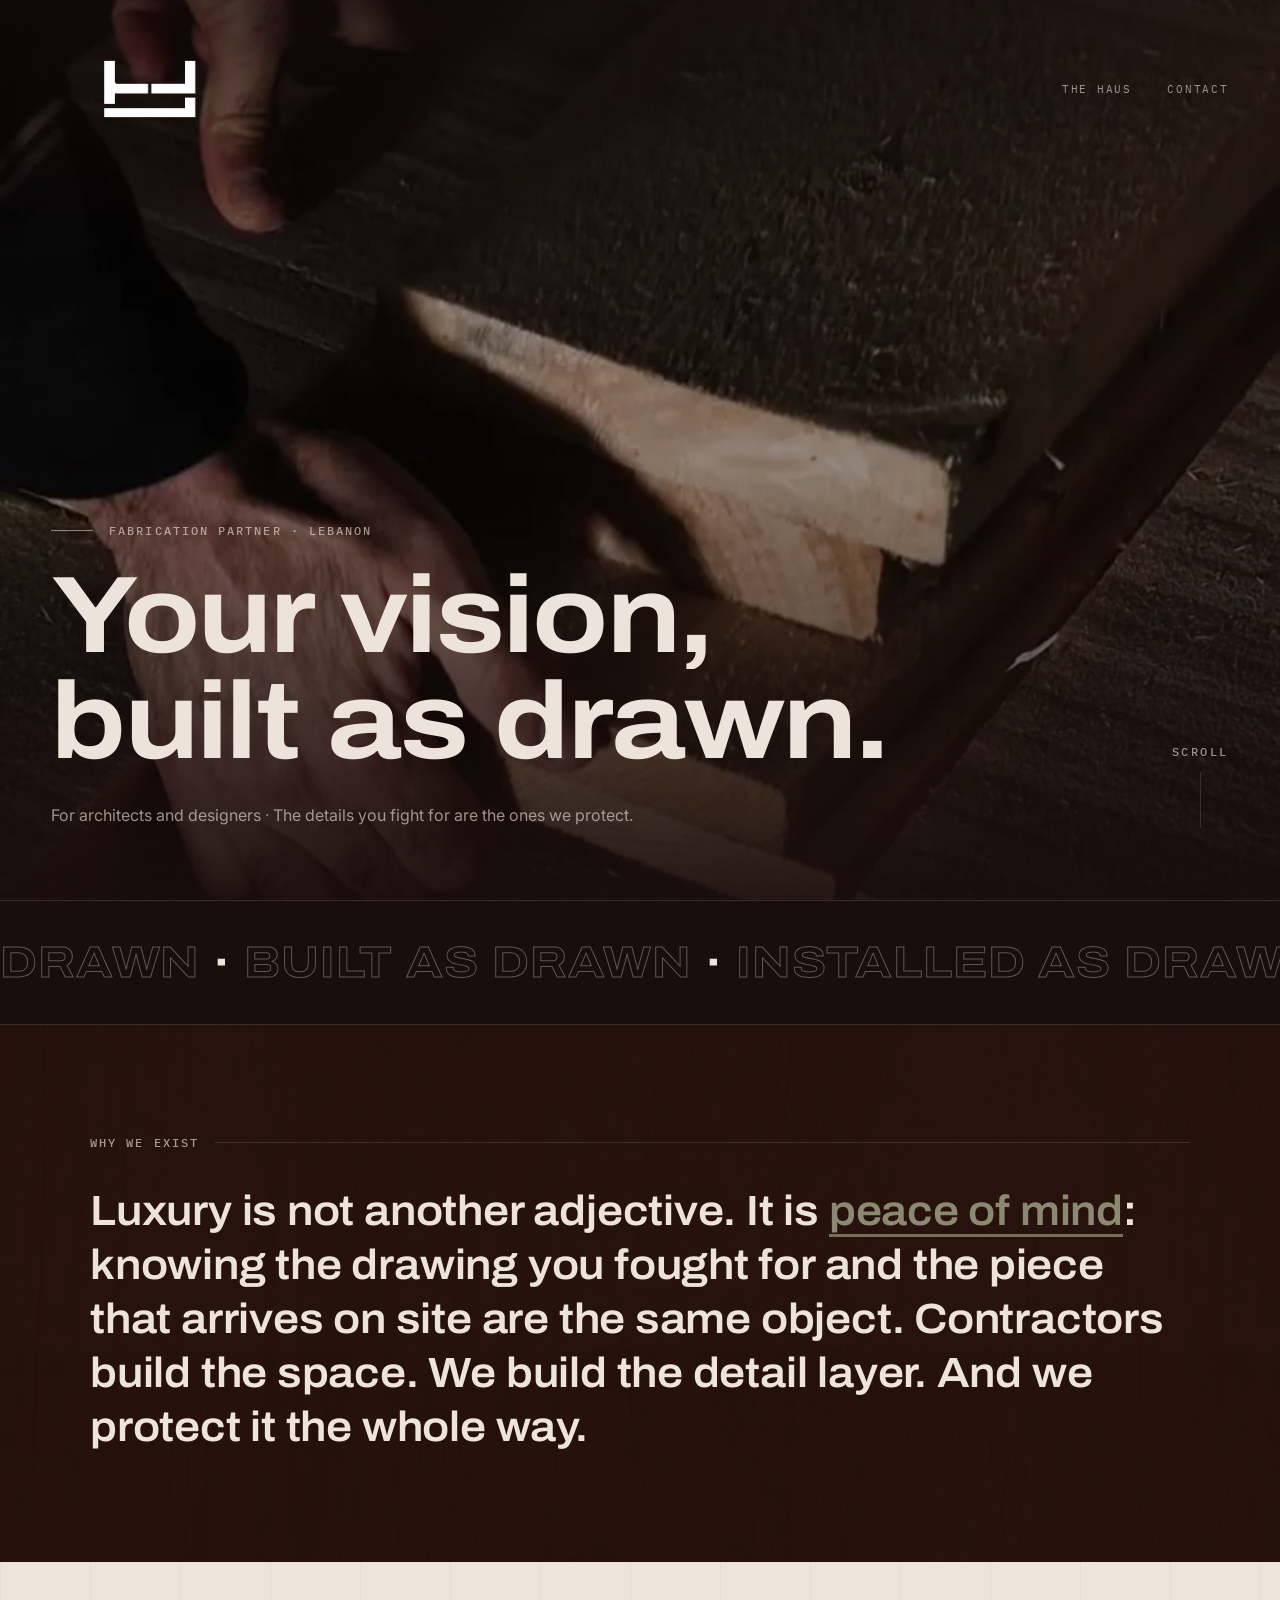
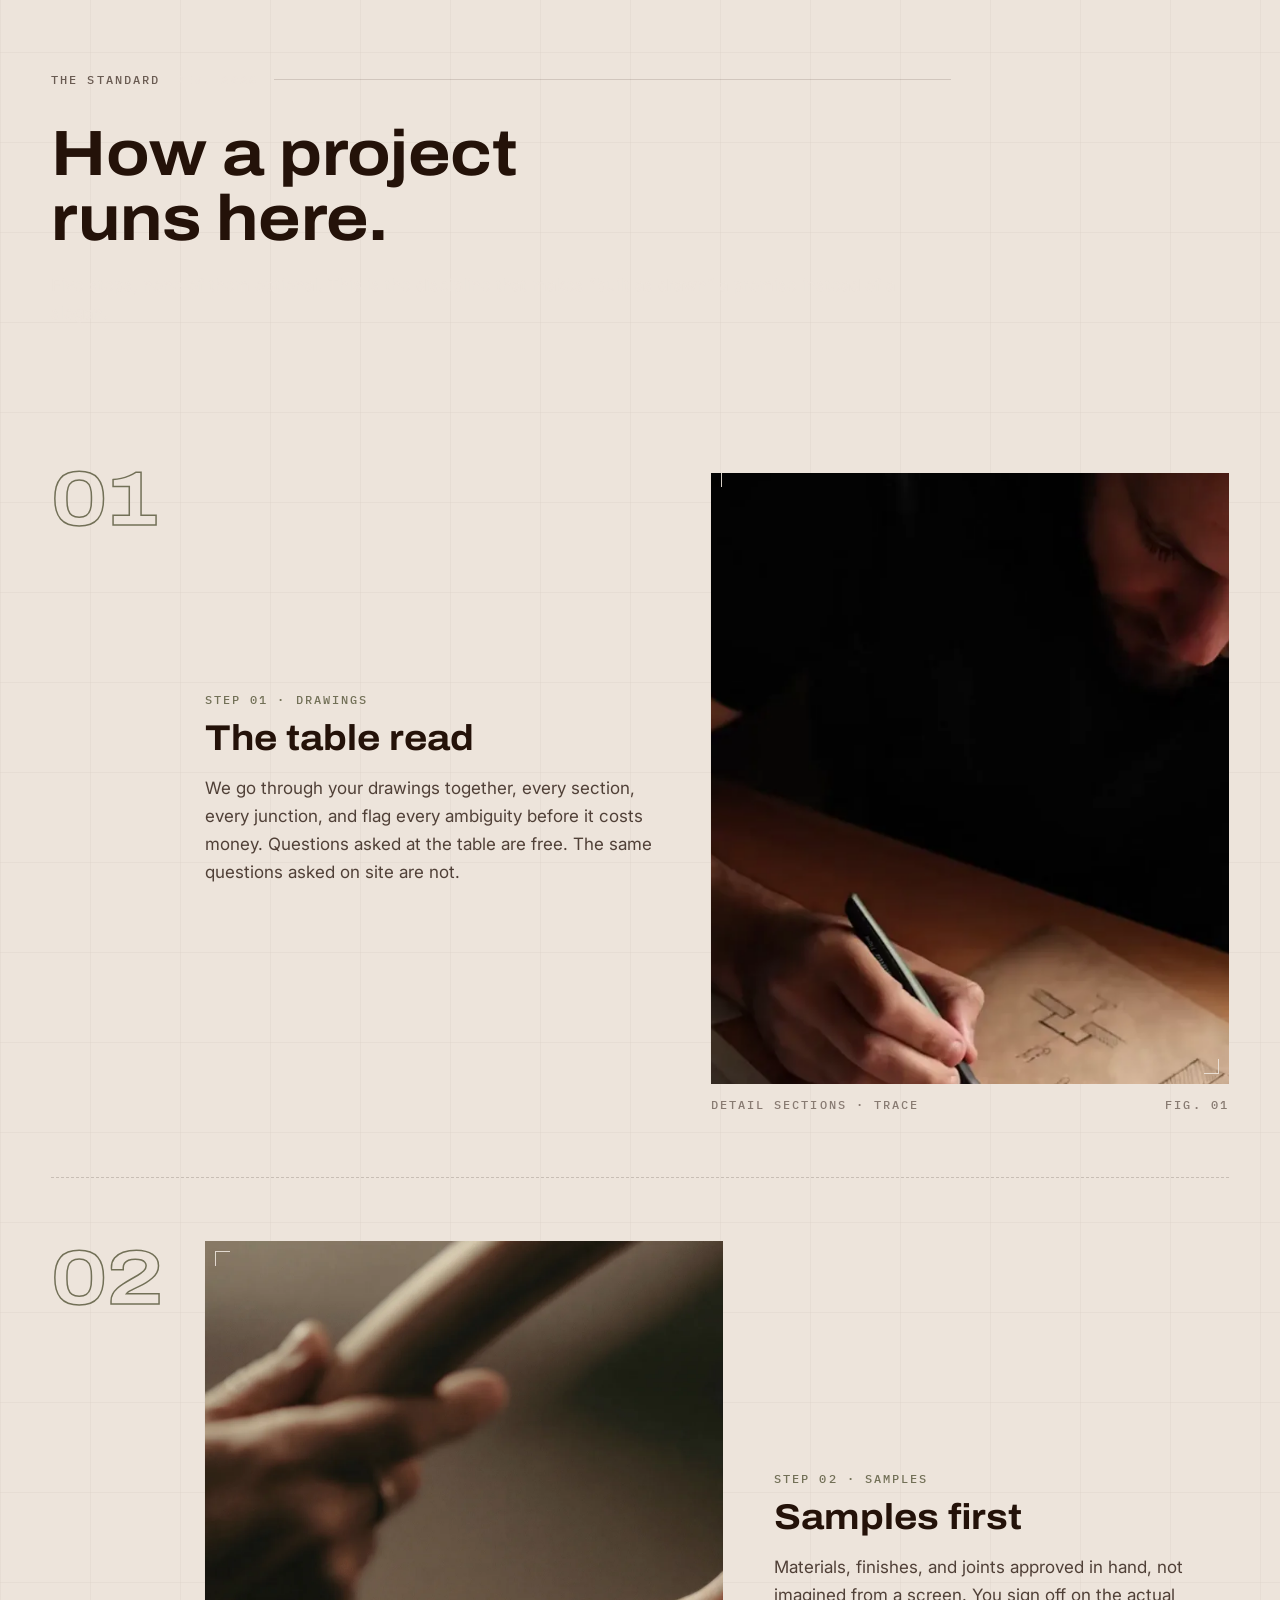
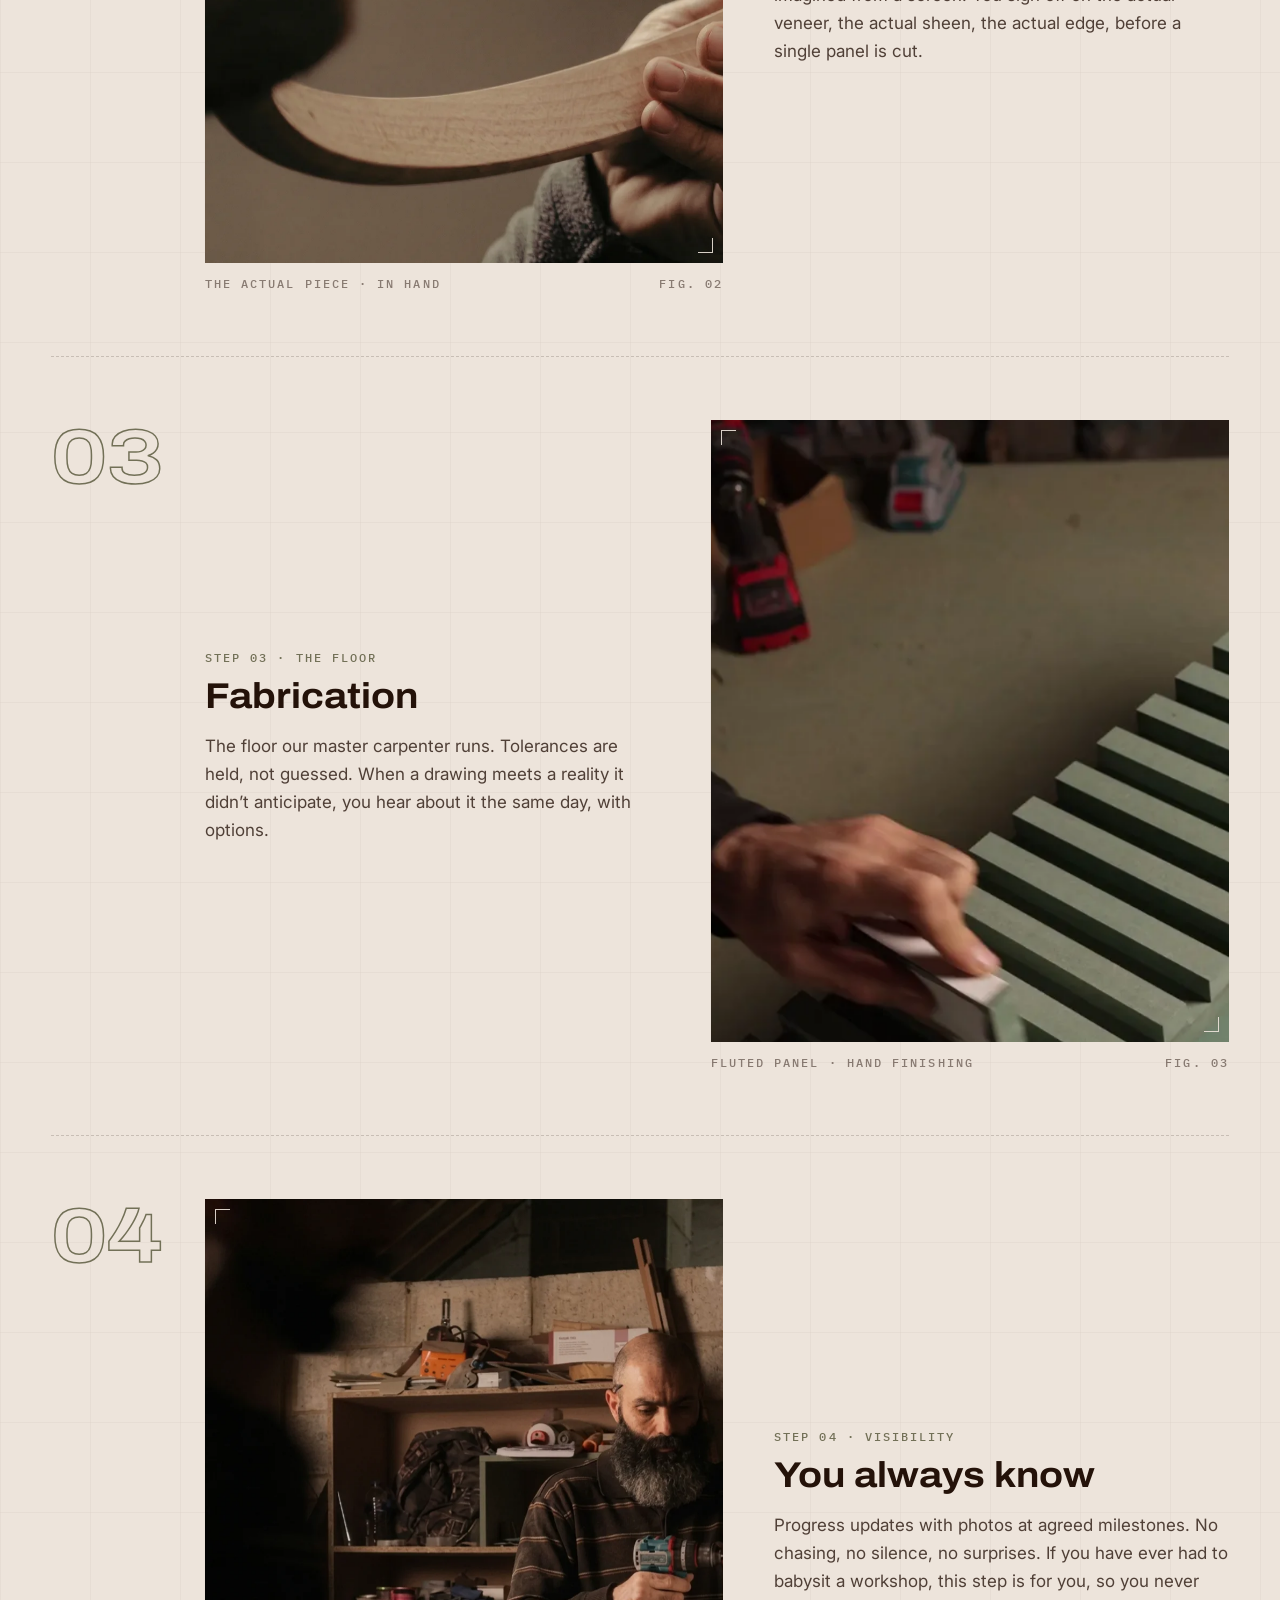
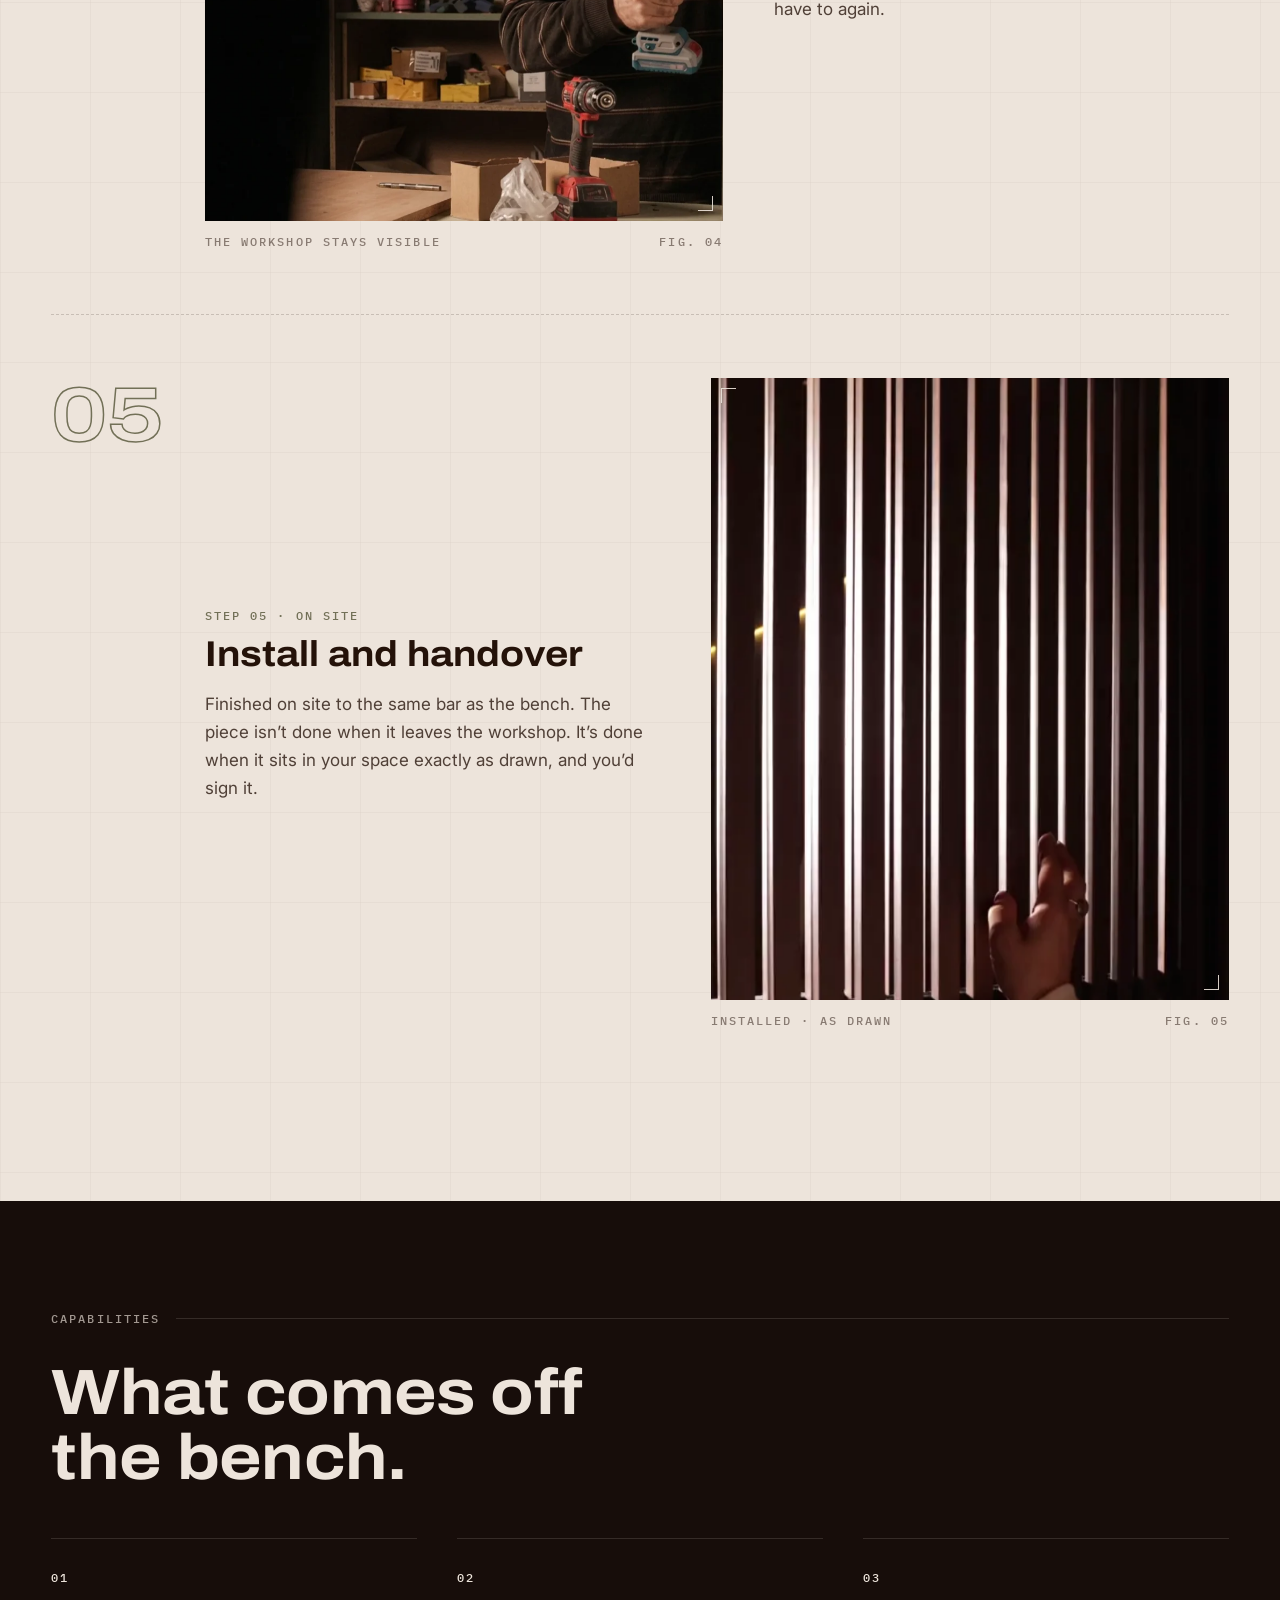
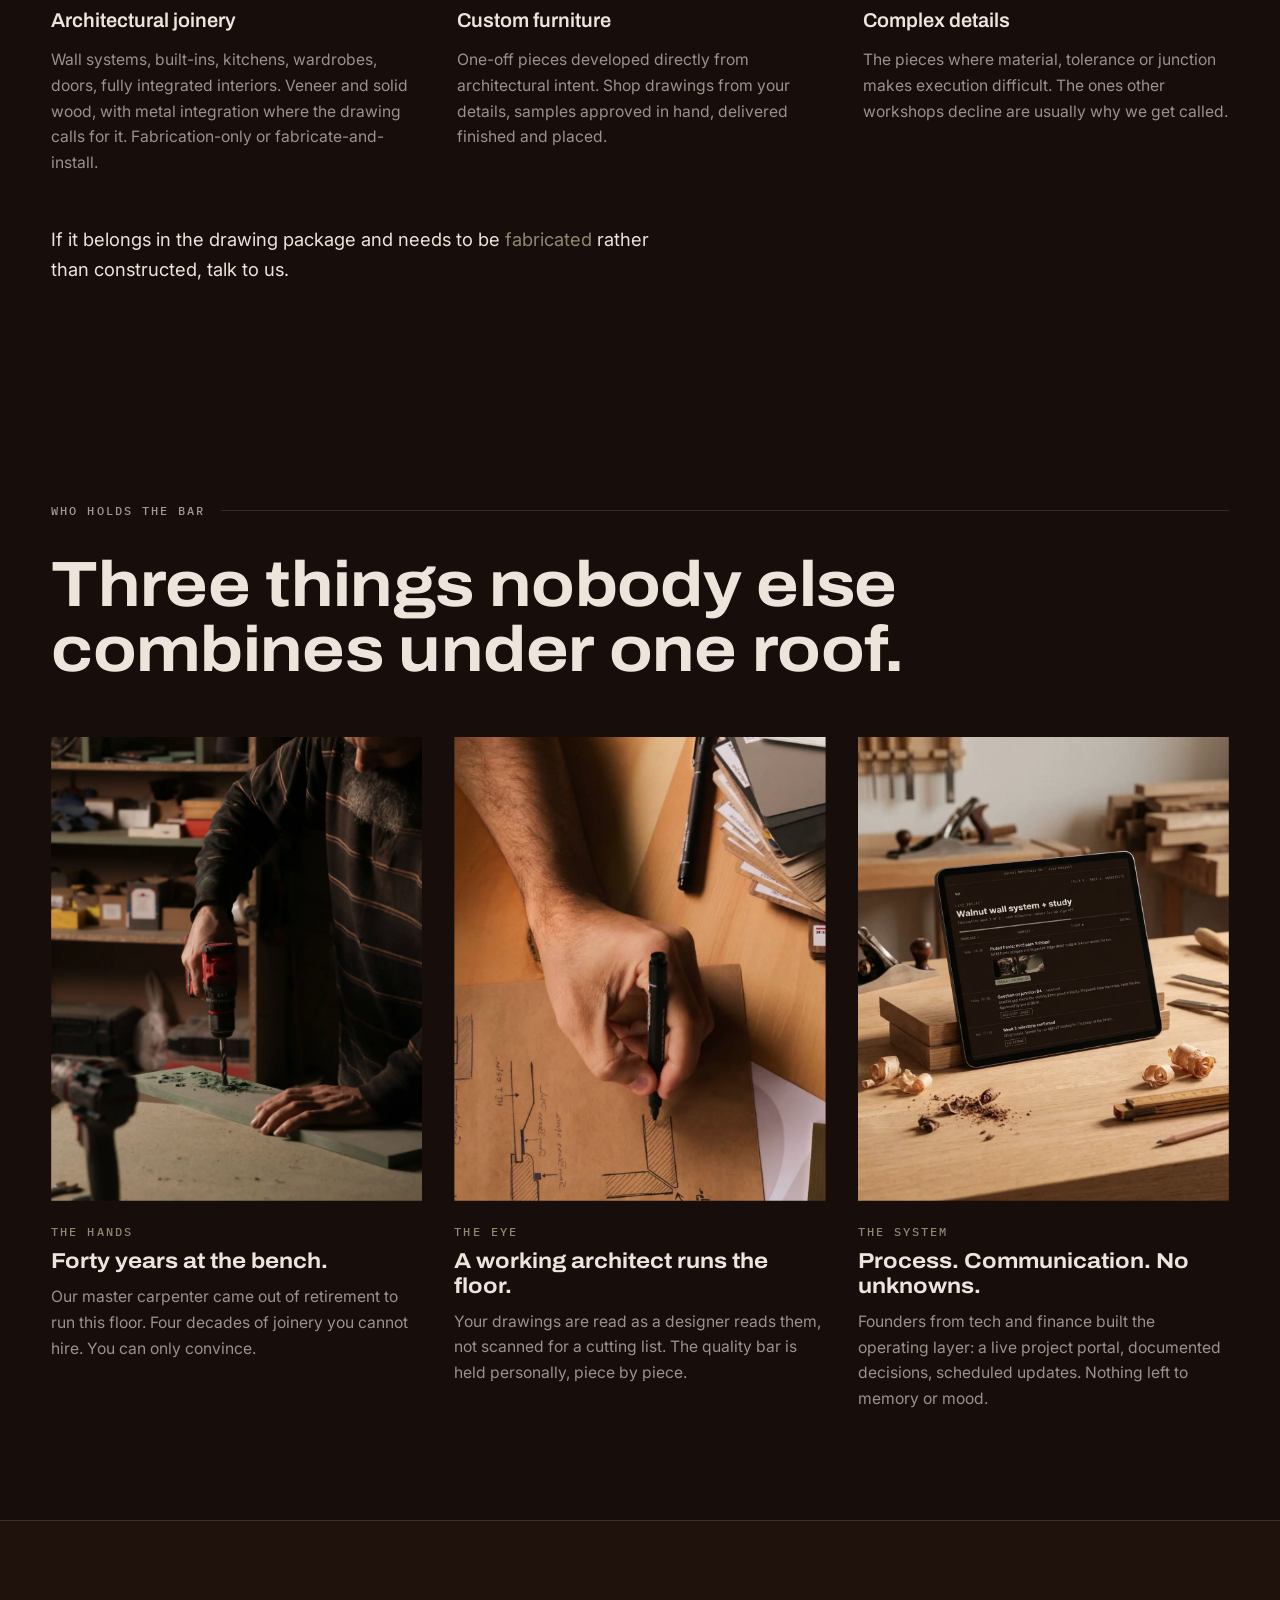
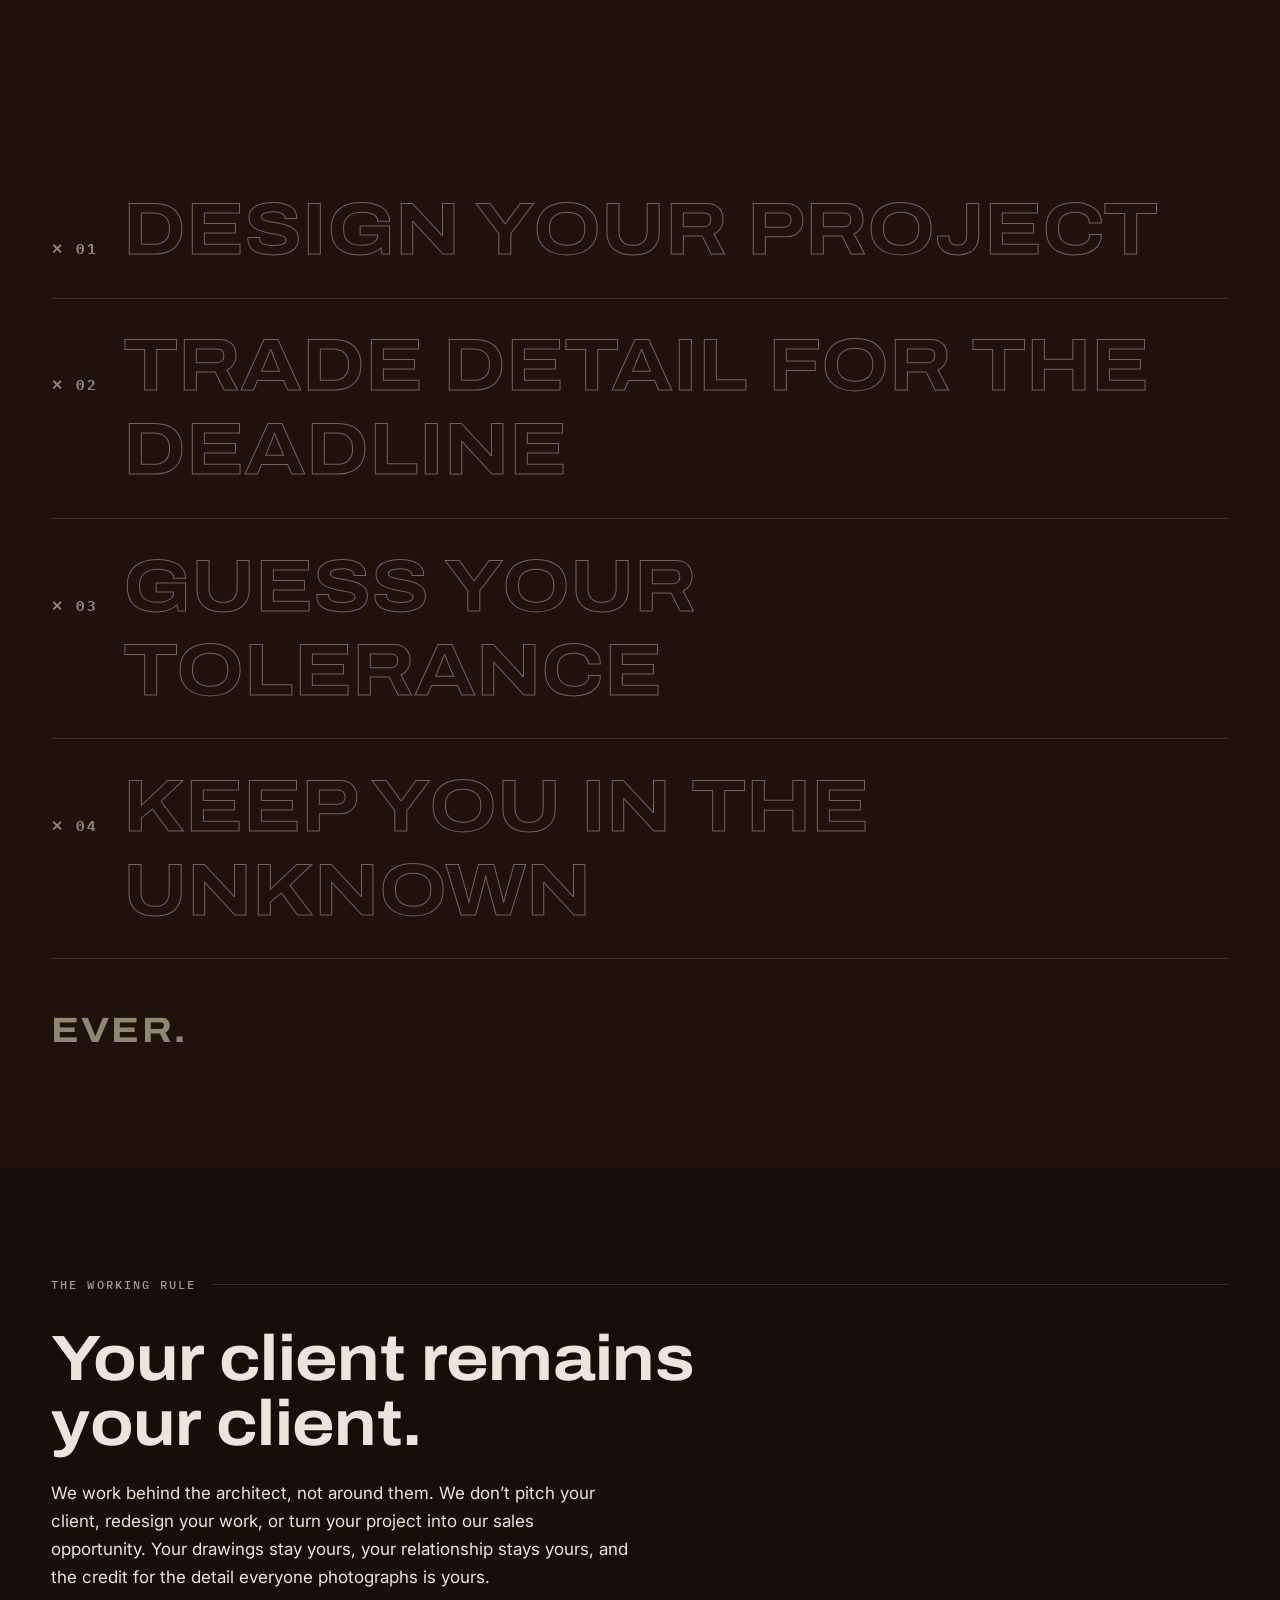
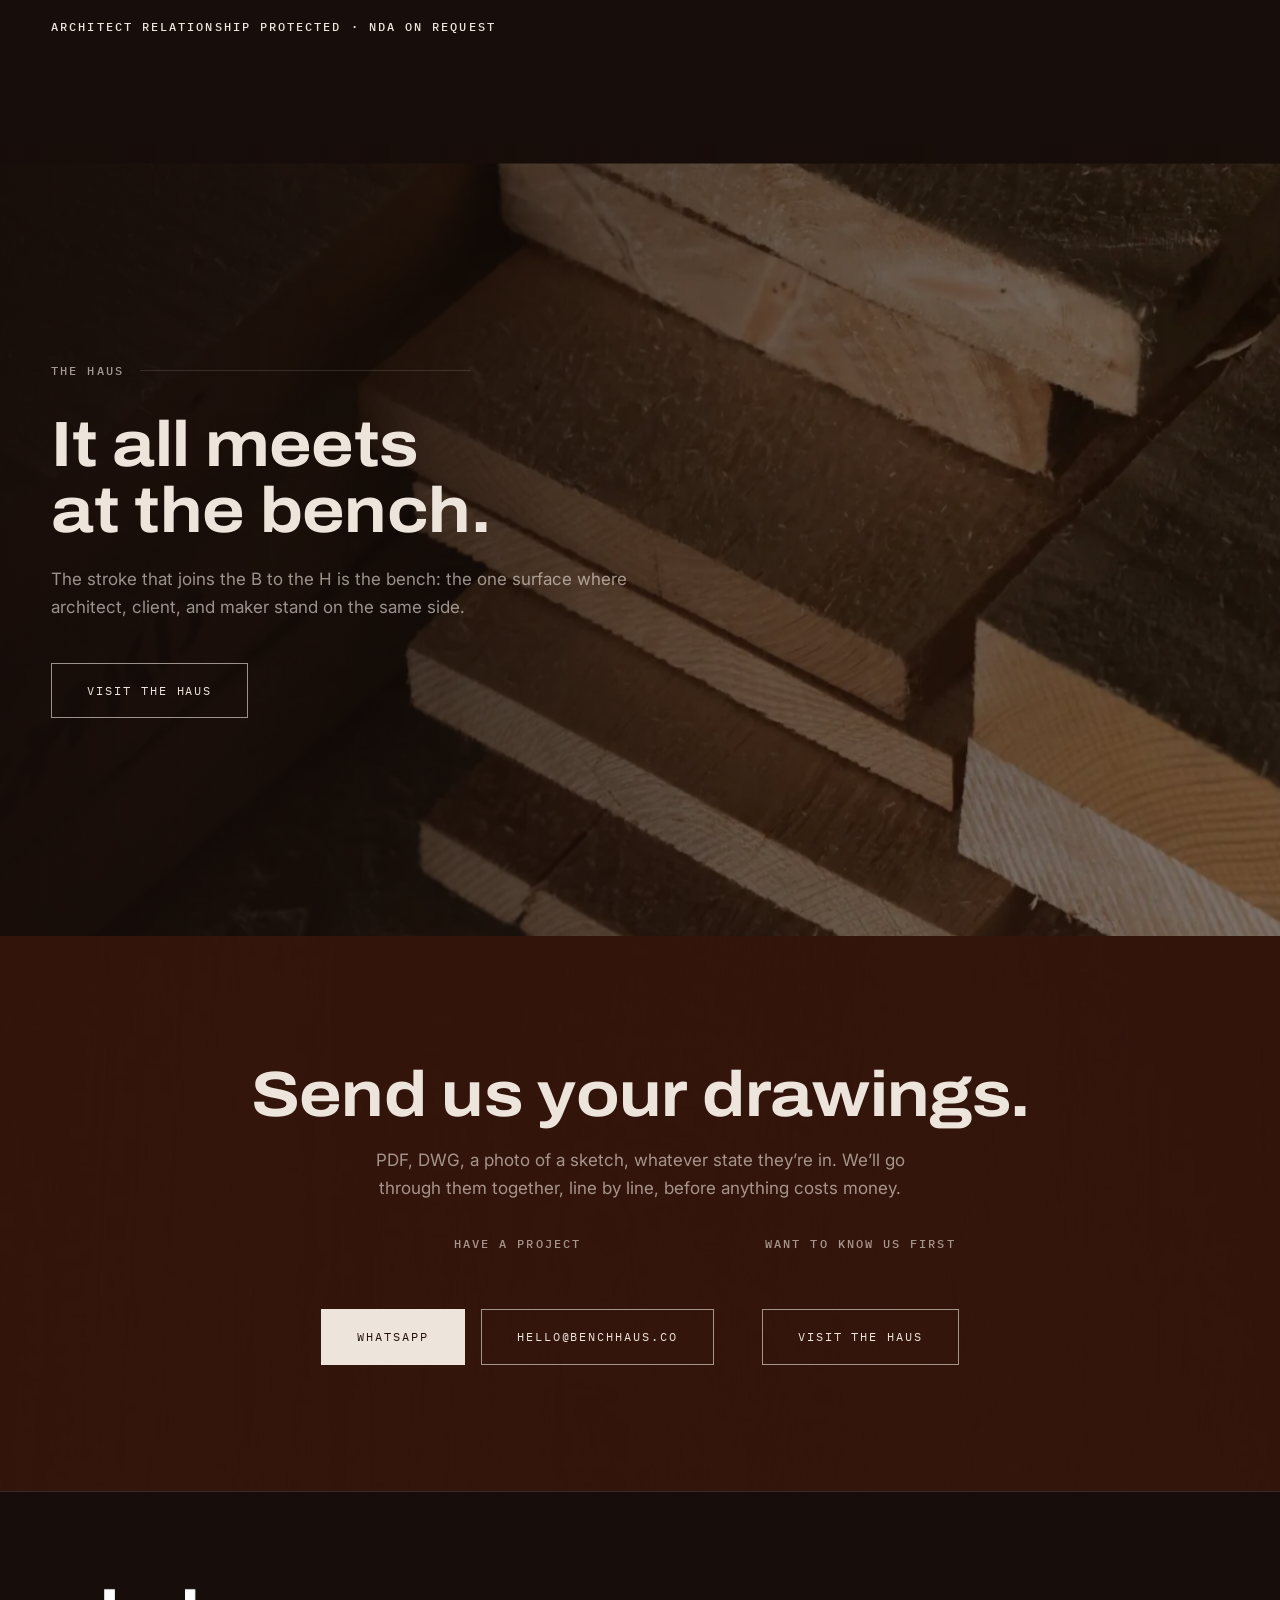
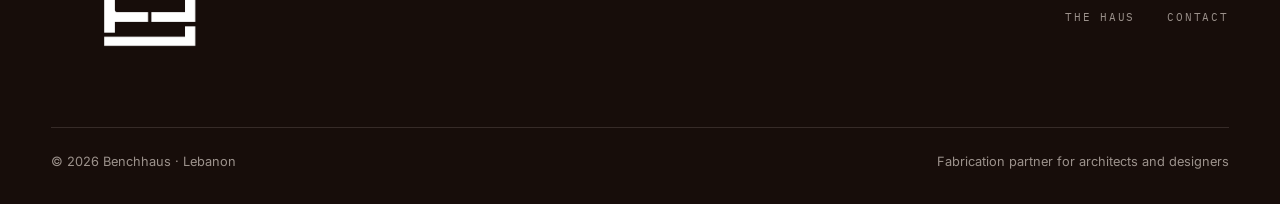
<file: index.html>
<!DOCTYPE html>
<html lang="en">
<head>
  <meta charset="utf-8">
  <meta name="viewport" content="width=device-width, initial-scale=1">
  <title>Benchhaus · Architectural Joinery &amp; Fabrication Partner · Lebanon</title>
  <meta name="description" content="Benchhaus is a fabrication partner for architects and interior designers in Lebanon: architectural joinery, custom furniture and complex details, built as drawn.">
  <meta name="robots" content="index, follow">
  <link rel="canonical" href="https://benchhaus.co/">
  <meta property="og:title" content="Benchhaus · Your vision, built as drawn.">
  <meta property="og:description" content="Fabrication partner for architects and designers · Lebanon. The details you fight for are the ones we protect.">
  <meta property="og:type" content="website">
  <meta property="og:url" content="https://benchhaus.co/">
  <meta property="og:image" content="https://benchhaus.co/img/hero-poster.webp">
  <script type="application/ld+json">
  {
    "@context": "https://schema.org",
    "@type": "LocalBusiness",
    "name": "Benchhaus",
    "url": "https://benchhaus.co/",
    "email": "hello@benchhaus.co",
    "telephone": "+96176555957",
    "description": "Fabrication partner for architects and interior designers: architectural joinery, custom furniture and complex details, built as drawn.",
    "address": { "@type": "PostalAddress", "addressCountry": "LB" },
    "knowsAbout": ["Architectural joinery", "Custom furniture", "Fabrication"]
  }
  </script>
  <link rel="preconnect" href="https://fonts.googleapis.com">
  <link rel="preconnect" href="https://fonts.gstatic.com" crossorigin>
  <link href="https://fonts.googleapis.com/css2?family=Archivo:wdth,wght@62..125,400..900&family=IBM+Plex+Mono:wght@400;500&family=Inter:wght@400;500;600&display=swap" rel="stylesheet">
  <link rel="stylesheet" href="css/main.css">
  <script src="js/main.js" defer></script>
</head>
<body>

<div class="grain" aria-hidden="true"></div>

<header class="site-header">
  <a class="wordmark" href="index.html" aria-label="Benchhaus, home">
    <img src="img/logo-white.webp" alt="Benchhaus" width="315" height="45">
  </a>
  <button class="nav-toggle" aria-label="Menu" aria-expanded="false"><span></span><span></span></button>
  <nav class="site-nav" aria-label="Main">
    <a href="haus.html">The Haus</a>
    <a href="contact.html">Contact</a>
  </nav>
</header>

<main>

  <!-- HERO: the workshop, filmed -->
  <section class="hero">
    <div class="hero-media">
      <video data-autoplay autoplay muted loop playsinline preload="auto" poster="img/hero-poster.webp" aria-label="Benchhaus workshop: lumber, the saw, the master at the bench">
        <source src="vid/hero.mp4" type="video/mp4">
      </video>
    </div>
    <div class="hero-inner in">
      <p class="hero-kicker mono mask-line" style="--d:.1s"><span>Fabrication partner · Lebanon</span></p>
      <h1 class="d-xl">
        <span class="mask-line" style="--d:.25s"><span>Your vision,</span></span>
        <span class="mask-line" style="--d:.4s"><span>built as drawn.</span></span>
      </h1>
      <p class="sub mask-line" style="--d:.6s"><span>For architects and designers <span class="dot">·</span> The details you fight for are the ones we protect.</span></p>
    </div>
    <div class="scroll-cue" aria-hidden="true">
      <span class="mono" style="letter-spacing:.22em;">Scroll</span>
      <span class="line"></span>
    </div>
  </section>

  <!-- MARQUEE -->
  <div class="marquee" aria-hidden="true">
    <div class="marquee-track">
      <span>Drawn <b>·</b> Built as drawn <b>·</b> Installed as drawn <b>·</b> </span><span>Drawn <b>·</b> Built as drawn <b>·</b> Installed as drawn <b>·</b> </span>
    </div>
  </div>

  <!-- MANIFESTO -->
  <section class="section manifesto">
    <div class="manifesto-bg plx-wrap" aria-hidden="true"><img class="plx" src="img/grain.webp" alt="" loading="lazy"></div>
    <div class="section-inner">
      <div class="kicker-row rv"><span class="mono">Why we exist</span></div>
      <p class="big rv" style="--d:.1s">Luxury is not another adjective. It is <span class="accent accent-u">peace of mind</span>: knowing the drawing you fought for and the piece that arrives on site are the same object. Contractors build the space. We build the detail layer. And we protect it the whole way.</p>
    </div>
  </section>

  <!-- THE STANDARD: the drawing, annotated -->
  <section class="section standard" id="standard">
    <div class="section-inner">
      <div class="standard-head">
        <div class="kicker-row rv"><span class="mono">The Standard</span><span class="mono dim">Rev. 2026</span></div>
        <h2 class="d-lg rv" style="--d:.08s">How a project<br>runs here.</h2>
        <p class="rv dim" style="--d:.16s">Five steps, none of them optional. This is the discipline that makes &ldquo;built as drawn&rdquo; a promise instead of a slogan.</p>
      </div>

      <div class="steps">
        <div class="step">
          <div class="step-num" aria-hidden="true">01</div>
          <div class="step-body rv">
            <span class="mono">Step 01 · Drawings</span>
            <h3>The table read</h3>
            <p>We go through your drawings together, every section, every junction, and flag every ambiguity before it costs money. Questions asked at the table are free. The same questions asked on site are not.</p>
          </div>
          <div class="step-media">
            <div class="frame ticks wipe plx-wrap">
              <video class="plx" data-autoplay muted loop playsinline preload="metadata" poster="img/pen-poster.webp"><source src="vid/pen.mp4" type="video/mp4"></video>
            </div>
            <div class="caption mono"><span>Detail sections · trace</span><span>Fig. 01</span></div>
          </div>
        </div>

        <div class="step">
          <div class="step-num" aria-hidden="true">02</div>
          <div class="step-body rv">
            <span class="mono">Step 02 · Samples</span>
            <h3>Samples first</h3>
            <p>Materials, finishes, and joints approved in hand, not imagined from a screen. You sign off on the actual veneer, the actual sheen, the actual edge, before a single panel is cut.</p>
          </div>
          <div class="step-media">
            <div class="frame ticks wipe plx-wrap">
              <img class="plx" src="img/samples.webp" alt="Hands holding the actual carved wood profiles, approved in hand before fabrication" loading="lazy">
            </div>
            <div class="caption mono"><span>The actual piece · in hand</span><span>Fig. 02</span></div>
          </div>
        </div>

        <div class="step">
          <div class="step-num" aria-hidden="true">03</div>
          <div class="step-body rv">
            <span class="mono">Step 03 · The floor</span>
            <h3>Fabrication</h3>
            <p>The floor our master carpenter runs. Tolerances are held, not guessed. When a drawing meets a reality it didn&rsquo;t anticipate, you hear about it the same day, with options.</p>
          </div>
          <div class="step-media">
            <div class="frame ticks wipe plx-wrap">
              <video class="plx" data-autoplay muted loop playsinline preload="metadata" poster="img/scrape-poster.webp"><source src="vid/scrape.mp4" type="video/mp4"></video>
            </div>
            <div class="caption mono"><span>Fluted panel · hand finishing</span><span>Fig. 03</span></div>
          </div>
        </div>

        <div class="step">
          <div class="step-num" aria-hidden="true">04</div>
          <div class="step-body rv">
            <span class="mono">Step 04 · Visibility</span>
            <h3>You always know</h3>
            <p>Progress updates with photos at agreed milestones. No chasing, no silence, no surprises. If you have ever had to babysit a workshop, this step is for you, so you never have to again.</p>
          </div>
          <div class="step-media">
            <div class="frame ticks wipe plx-wrap">
              <img class="plx" src="img/visible.webp" alt="The workshop floor at work: visible, documented, on schedule" loading="lazy">
            </div>
            <div class="caption mono"><span>The workshop stays visible</span><span>Fig. 04</span></div>
          </div>
        </div>

        <div class="step">
          <div class="step-num" aria-hidden="true">05</div>
          <div class="step-body rv">
            <span class="mono">Step 05 · On site</span>
            <h3>Install and handover</h3>
            <p>Finished on site to the same bar as the bench. The piece isn&rsquo;t done when it leaves the workshop. It&rsquo;s done when it sits in your space exactly as drawn, and you&rsquo;d sign it.</p>
          </div>
          <div class="step-media">
            <div class="frame ticks wipe plx-wrap">
              <video class="plx" data-autoplay muted loop playsinline preload="metadata" poster="img/louver-poster.webp"><source src="vid/louver.mp4" type="video/mp4"></video>
            </div>
            <div class="caption mono"><span>Installed · as drawn</span><span>Fig. 05</span></div>
          </div>
        </div>
      </div>
    </div>
  </section>

  <!-- CAPABILITIES -->
  <section class="section capabilities" id="capabilities">
    <div class="section-inner">
      <div class="kicker-row rv"><span class="mono">Capabilities</span></div>
      <h2 class="d-lg rv" style="--d:.08s">What comes off<br>the bench.</h2>
      <div class="bench-grid">
        <div class="bench-item rv">
          <span class="mono">01</span>
          <h3>Architectural joinery</h3>
          <p>Wall systems, built-ins, kitchens, wardrobes, doors, fully integrated interiors. Veneer and solid wood, with metal integration where the drawing calls for it. Fabrication-only or fabricate-and-install.</p>
        </div>
        <div class="bench-item rv" style="--d:.12s">
          <span class="mono">02</span>
          <h3>Custom furniture</h3>
          <p>One-off pieces developed directly from architectural intent. Shop drawings from your details, samples approved in hand, delivered finished and placed.</p>
        </div>
        <div class="bench-item rv" style="--d:.24s">
          <span class="mono">03</span>
          <h3>Complex details</h3>
          <p>The pieces where material, tolerance or junction makes execution difficult. The ones other workshops decline are usually why we get called.</p>
        </div>
      </div>
      <p class="bench-line rv" style="--d:.2s">If it belongs in the drawing package and needs to be <em>fabricated</em> rather than constructed, talk to us.</p>
    </div>
  </section>

  <!-- TRIO -->
  <section class="section trio-sec">
    <div class="section-inner">
      <div class="kicker-row rv"><span class="mono">Who holds the bar</span></div>
      <h2 class="d-lg rv" style="--d:.08s">Three things nobody else<br>combines under one roof.</h2>
      <div class="trio">
        <figure class="rv">
          <div class="frame wipe"><img src="img/elias.webp" alt="The master carpenter's hands at work on the fluted panel" loading="lazy"></div>
          <figcaption>
            <span class="role mono">The Hands</span>
            <h3>Forty years at the bench.</h3>
            <p>Our master carpenter came out of retirement to run this floor. Four decades of joinery you cannot hire. You can only convince.</p>
          </figcaption>
        </figure>
        <figure class="rv" style="--d:.12s">
          <div class="frame wipe" style="--d:.12s"><img src="img/eye.webp" alt="A hand with a pen over furniture sketches at the desk" loading="lazy"></div>
          <figcaption>
            <span class="role mono">The Eye</span>
            <h3>A working architect runs the floor.</h3>
            <p>Your drawings are read as a designer reads them, not scanned for a cutting list. The quality bar is held personally, piece by piece.</p>
          </figcaption>
        </figure>
        <figure class="rv" style="--d:.24s">
          <div class="frame wipe" style="--d:.24s"><img src="img/system.webp" alt="The Benchhaus project portal: live milestones, production photos, decisions logged" loading="lazy"></div>
          <figcaption>
            <span class="role mono">The System</span>
            <h3>Process. Communication. No unknowns.</h3>
            <p>Founders from tech and finance built the operating layer: a live project portal, documented decisions, scheduled updates. Nothing left to memory or mood.</p>
          </figcaption>
        </figure>
      </div>
    </div>
  </section>

  <!-- DON'TS -->
  <section class="section donts">
    <div class="section-inner">
      <div class="kicker-row rv"><span class="mono">House rules</span></div>
      <h2 class="d-md rv lead" style="--d:.08s">Things we don&rsquo;t do.</h2>
      <ul class="donts-list">
        <li><span class="x">✕ 01</span> design your project</li>
        <li style="--d:.4s"><span class="x">✕ 02</span> trade detail for the deadline</li>
        <li style="--d:.5s"><span class="x">✕ 03</span> guess your tolerance</li>
        <li style="--d:.6s"><span class="x">✕ 04</span> keep you in the unknown</li>
      </ul>
      <p class="never rv" style="--d:.2s">Ever.</p>
    </div>
  </section>

  <!-- PROMISE -->
  <section class="section promise">
    <div class="section-inner">
      <div class="kicker-row rv"><span class="mono">The working rule</span></div>
      <h2 class="d-lg rv" style="--d:.08s">Your client remains<br>your client.</h2>
      <p class="rv measure" style="--d:.16s">We work behind the architect, not around them. We don&rsquo;t pitch your client, redesign your work, or turn your project into our sales opportunity. Your drawings stay yours, your relationship stays yours, and the credit for the detail everyone photographs is yours.</p>
      <span class="mono promise-note rv" style="--d:.24s">Architect relationship protected · NDA on request</span>
    </div>
  </section>

  <!-- HAUS TEASER -->
  <section class="haus-tease">
    <div class="bg plx-wrap" aria-hidden="true"><img class="plx" src="img/lumber.webp" alt="" loading="lazy"></div>
    <div class="section-inner" style="padding: 0 var(--pad);">
      <div class="kicker-row rv" style="max-width: 420px;"><span class="mono">The Haus</span></div>
      <h2 class="d-lg rv" style="--d:.1s">It all meets<br>at the bench.</h2>
      <p class="rv measure dim" style="--d:.2s; margin-top: 1.4rem;">The stroke that joins the B to the H is the bench: the one surface where architect, client, and maker stand on the same side.</p>
      <div class="btn-row rv" style="--d:.3s; justify-content: flex-start;">
        <a class="btn" href="haus.html"><span>Visit the Haus</span></a>
      </div>
    </div>
  </section>

  <!-- CTA -->
  <section class="cta-band">
    <h2 class="d-lg rv">Send us your drawings.</h2>
    <p class="rv" style="--d:.1s">PDF, DWG, a photo of a sketch, whatever state they&rsquo;re in. We&rsquo;ll go through them together, line by line, before anything costs money.</p>
    <div class="cta-paths rv" style="--d:.2s">
      <div class="cta-path">
        <span class="mono dim">Have a project</span>
        <div class="btn-row">
          <a class="btn solid" href="https://wa.me/96176555957?text=Hello%20Benchhaus%2C%20I%27d%20like%20to%20send%20over%20some%20drawings." target="_blank" rel="noopener"><span>WhatsApp</span></a>
          <a class="btn" href="mailto:hello@benchhaus.co"><span>hello@benchhaus.co</span></a>
        </div>
      </div>
      <div class="cta-path">
        <span class="mono dim">Want to know us first</span>
        <div class="btn-row">
          <a class="btn" href="haus.html"><span>Visit the Haus</span></a>
        </div>
      </div>
    </div>
  </section>

</main>

<footer class="site-footer">
  <div class="footer-inner">
    <a class="wordmark" href="index.html" aria-label="Benchhaus, home">
      <img src="img/logo-white.webp" alt="Benchhaus" width="315" height="45" loading="lazy">
    </a>
    <nav class="footer-nav" aria-label="Footer">
      <a href="haus.html">The Haus</a>
      <a href="contact.html">Contact</a>
    </nav>
  </div>
  <div class="footer-base">
    <span>© 2026 Benchhaus · Lebanon</span>
    <span>Fabrication partner for architects and designers</span>
  </div>
</footer>

</body>
</html>
</file>
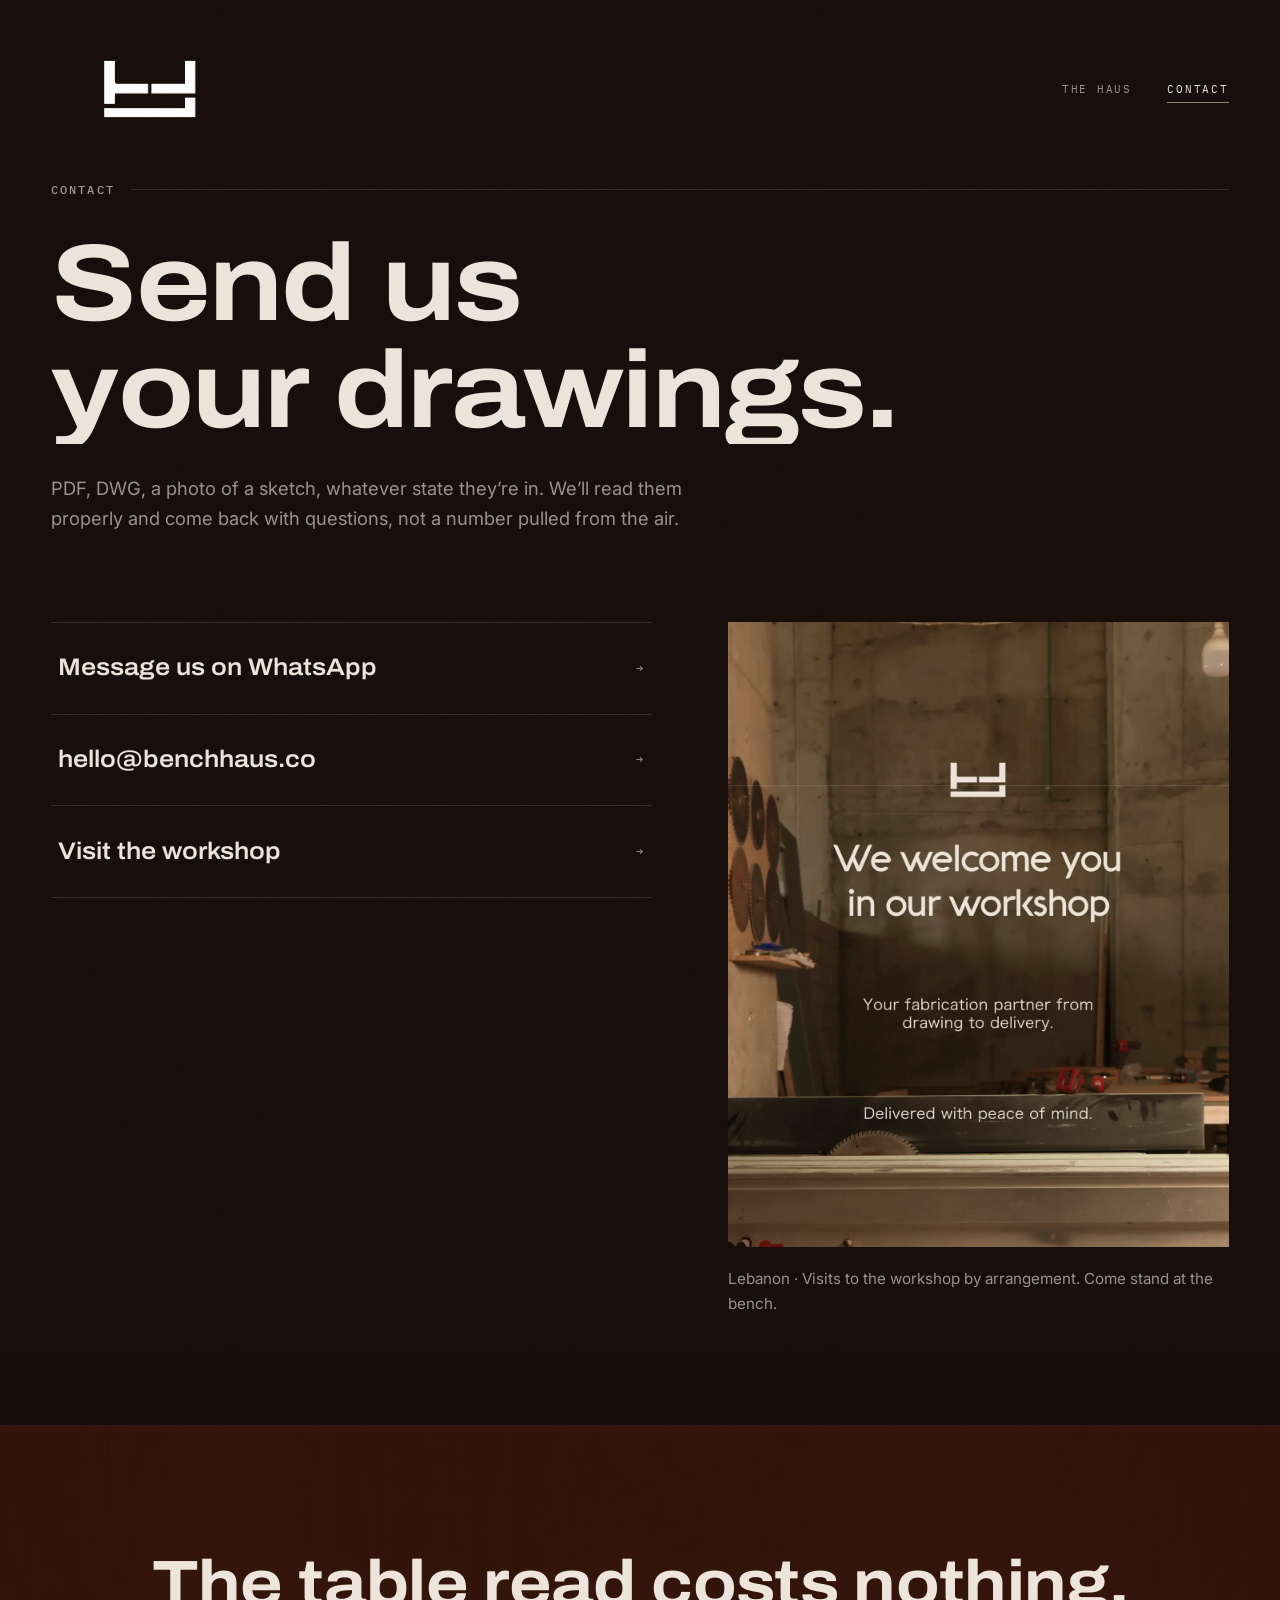
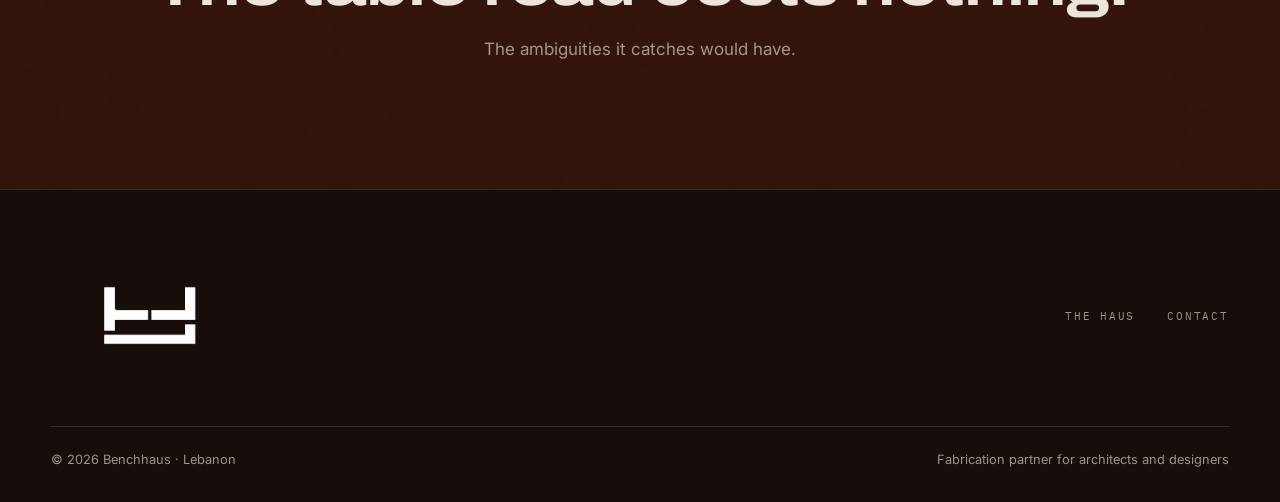
<file: contact.html>
<!DOCTYPE html>
<html lang="en">
<head>
  <meta charset="utf-8">
  <meta name="viewport" content="width=device-width, initial-scale=1">
  <title>Contact · Benchhaus · Send Us Your Drawings</title>
  <meta name="description" content="Send us your drawings. PDF, DWG, a photo of a sketch. We'll read them properly and come back with questions, not a number pulled from the air.">
  <meta name="robots" content="index, follow">
  <link rel="canonical" href="https://benchhaus.co/contact.html">
  <meta property="og:title" content="Contact · Benchhaus">
  <meta property="og:description" content="Send us your drawings.">
  <meta property="og:type" content="website">
  <link rel="preconnect" href="https://fonts.googleapis.com">
  <link rel="preconnect" href="https://fonts.gstatic.com" crossorigin>
  <link href="https://fonts.googleapis.com/css2?family=Archivo:wdth,wght@62..125,400..900&family=IBM+Plex+Mono:wght@400;500&family=Inter:wght@400;500;600&display=swap" rel="stylesheet">
  <link rel="stylesheet" href="css/main.css">
  <script src="js/main.js" defer></script>
</head>
<body>

<div class="grain" aria-hidden="true"></div>

<header class="site-header scrolled">
  <a class="wordmark" href="index.html" aria-label="Benchhaus, home">
    <img src="img/logo-white.webp" alt="Benchhaus" width="315" height="45">
  </a>
  <button class="nav-toggle" aria-label="Menu" aria-expanded="false"><span></span><span></span></button>
  <nav class="site-nav" aria-label="Main">
    <a href="haus.html">The Haus</a>
    <a href="contact.html" aria-current="page">Contact</a>
  </nav>
</header>

<main>

  <section class="page-hero">
    <div class="kicker-row rv"><span class="mono">Contact</span></div>
    <h1 class="d-xl">
      <span class="mask-line in" style="--d:.15s"><span>Send us</span></span>
      <span class="mask-line in" style="--d:.3s"><span>your drawings.</span></span>
    </h1>
    <p class="lede rv" style="--d:.45s">PDF, DWG, a photo of a sketch, whatever state they&rsquo;re in. We&rsquo;ll read them properly and come back with questions, not a number pulled from the air.</p>
  </section>

  <section class="section" style="padding-top: 1rem;">
    <div class="section-inner contact-panel">
      <div class="contact-links rv">
        <a href="https://wa.me/96176555957?text=Hello%20Benchhaus%2C%20I%27d%20like%20to%20send%20over%20some%20drawings." target="_blank" rel="noopener">
          <span>Message us on WhatsApp</span><span class="mono">→</span>
        </a>
        <a href="mailto:hello@benchhaus.co">
          <span>hello@benchhaus.co</span><span class="mono">→</span>
        </a>
        <a href="https://wa.me/96176555957?text=Hello%20Benchhaus%2C%20I%27d%20like%20to%20arrange%20a%20visit%20to%20the%20workshop." target="_blank" rel="noopener">
          <span>Visit the workshop</span><span class="mono">→</span>
        </a>
      </div>
      <div class="rv" style="--d:.15s">
        <div class="frame wipe plx-wrap">
          <img class="plx" src="img/window.webp" alt="The workshop window. We welcome you in our workshop" loading="lazy">
        </div>
        <p class="dim" style="margin-top: 1.2rem; font-size: 0.95rem;">Lebanon · Visits to the workshop by arrangement. Come stand at the bench.</p>
      </div>
    </div>
  </section>

  <section class="cta-band">
    <h2 class="d-lg rv">The table read costs nothing.</h2>
    <p class="rv" style="--d:.1s">The ambiguities it catches would have.</p>
  </section>

</main>

<footer class="site-footer">
  <div class="footer-inner">
    <a class="wordmark" href="index.html" aria-label="Benchhaus, home">
      <img src="img/logo-white.webp" alt="Benchhaus" width="315" height="45" loading="lazy">
    </a>
    <nav class="footer-nav" aria-label="Footer">
      <a href="haus.html">The Haus</a>
      <a href="contact.html">Contact</a>
    </nav>
  </div>
  <div class="footer-base">
    <span>© 2026 Benchhaus · Lebanon</span>
    <span>Fabrication partner for architects and designers</span>
  </div>
</footer>

</body>
</html>
</file>
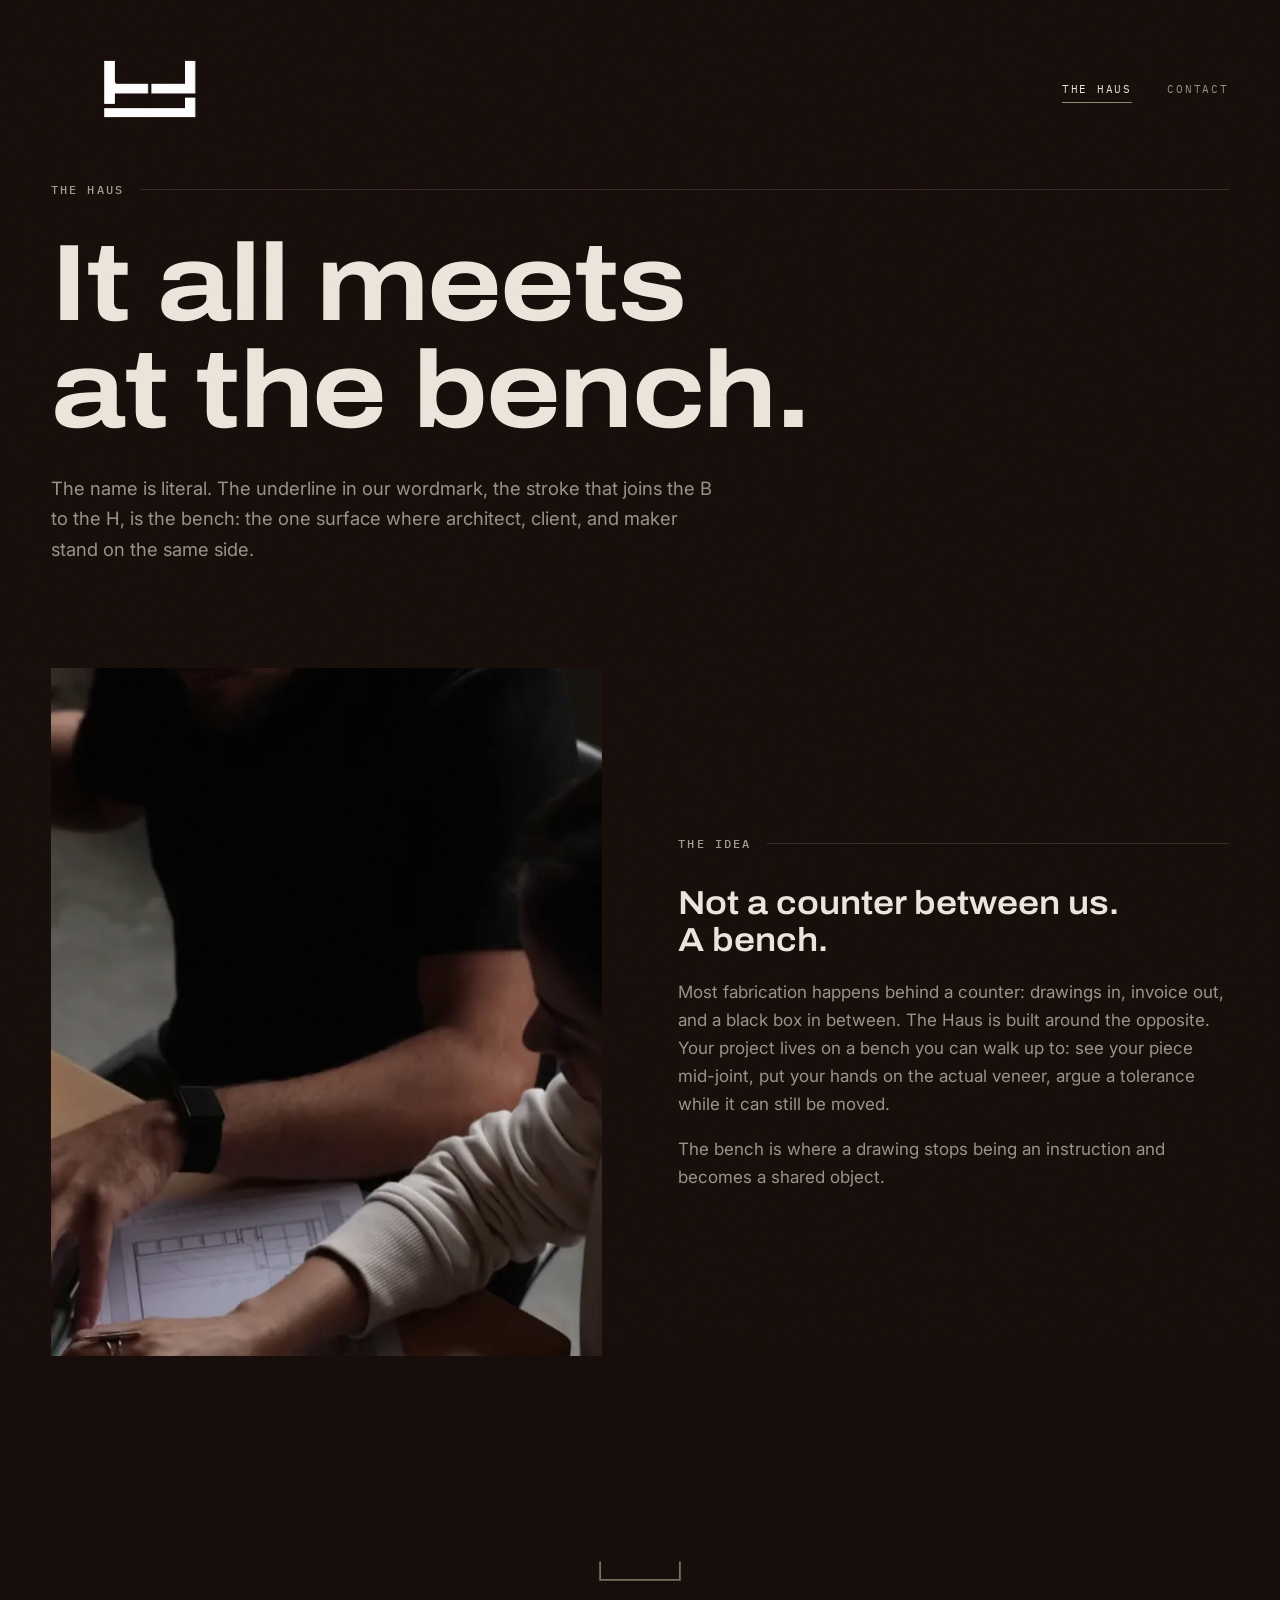
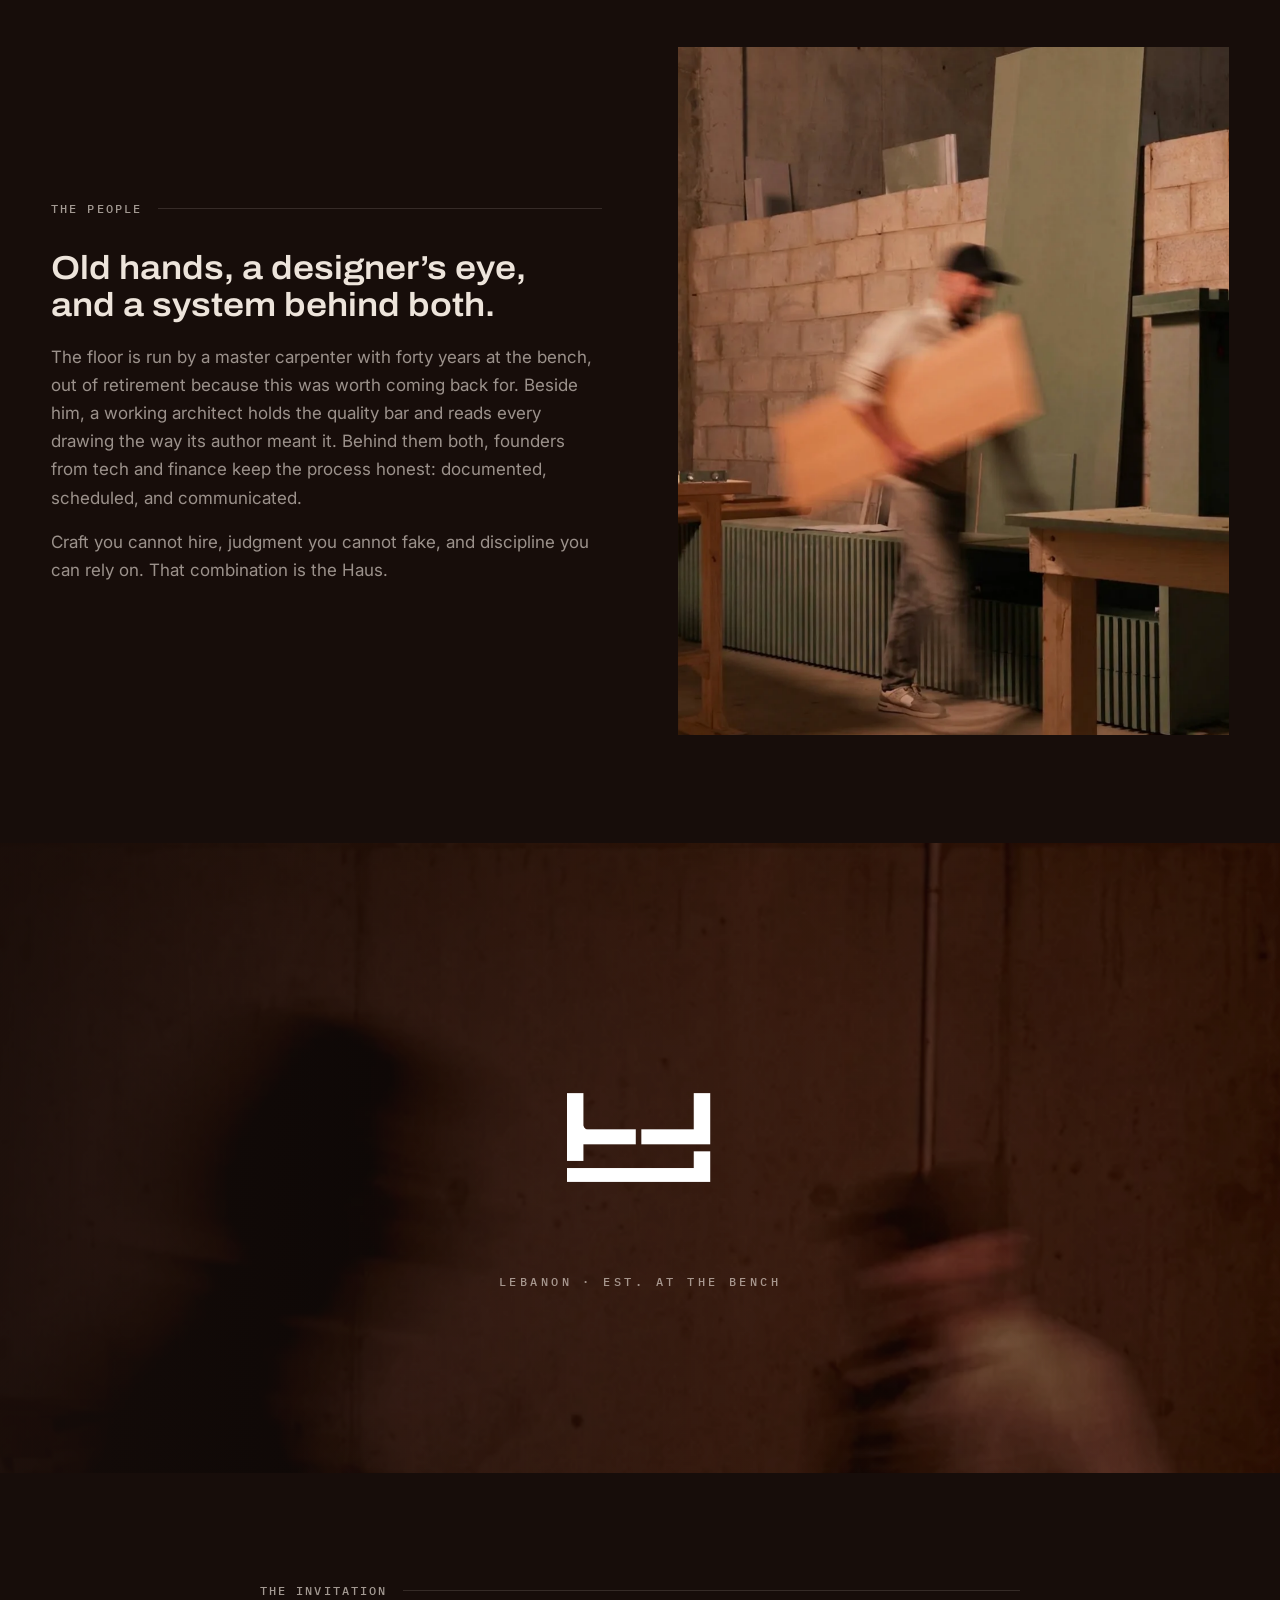
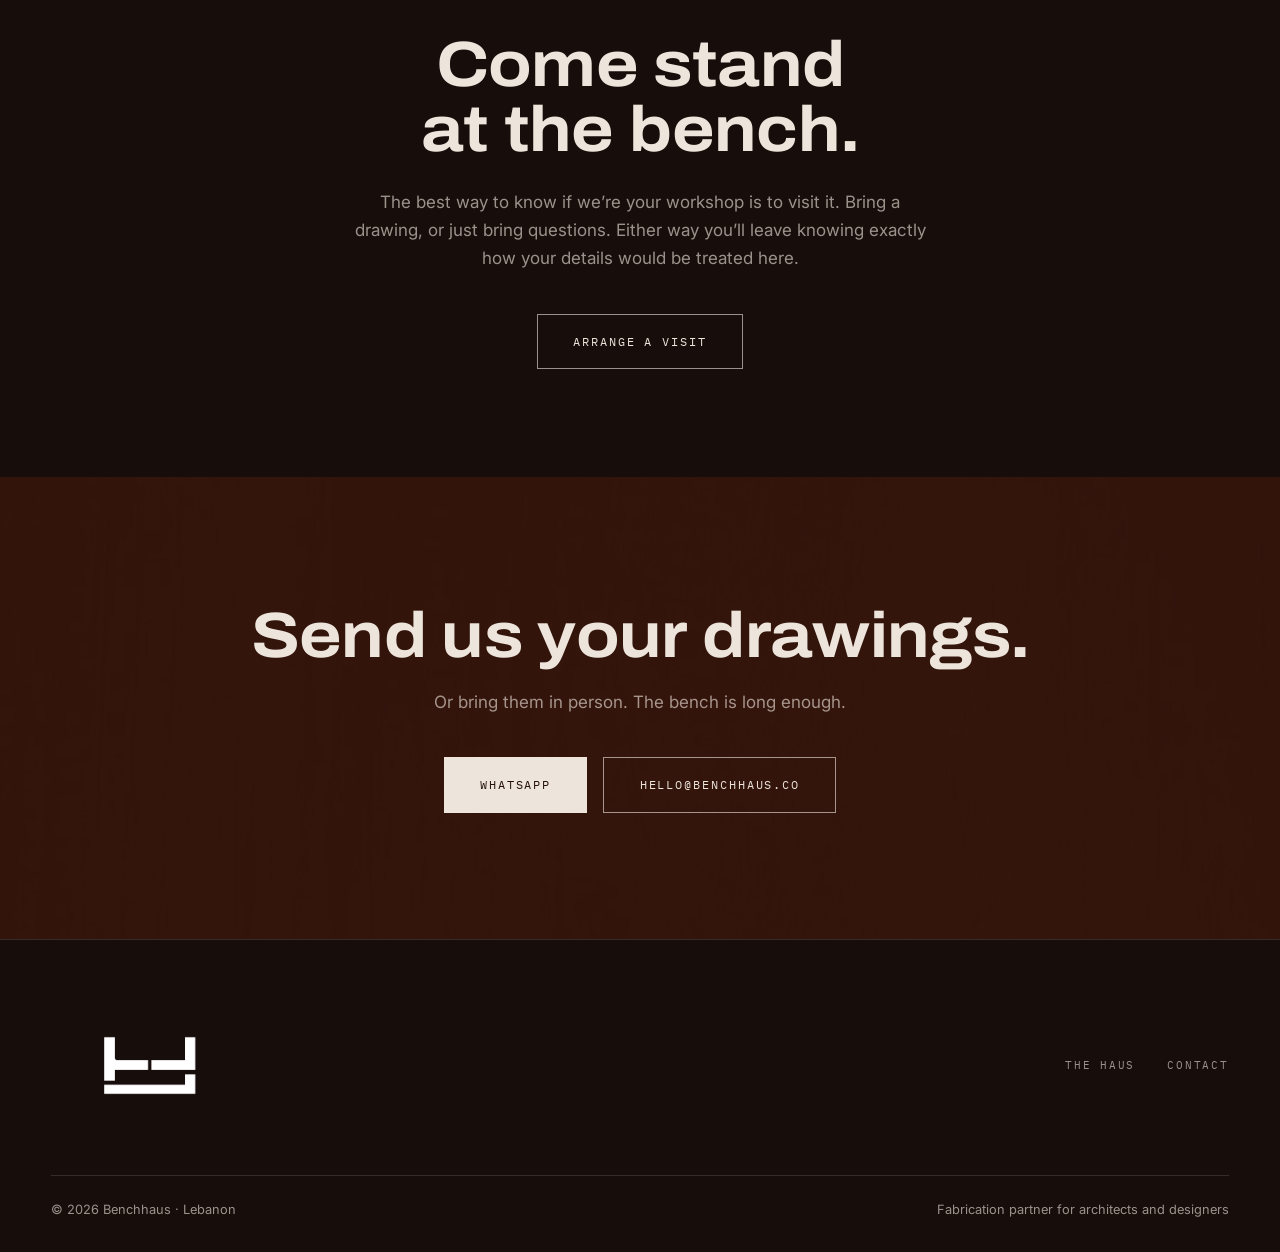
<file: haus.html>
<!DOCTYPE html>
<html lang="en">
<head>
  <meta charset="utf-8">
  <meta name="viewport" content="width=device-width, initial-scale=1">
  <title>The Haus · Benchhaus · The Workshop and the People</title>
  <meta name="description" content="The Haus is where architect, client, and maker meet: at the bench. The people who hold the bar, and an open invitation to visit.">
  <meta name="robots" content="index, follow">
  <link rel="canonical" href="https://benchhaus.co/haus.html">
  <meta property="og:title" content="The Haus · Benchhaus">
  <meta property="og:description" content="Where architect, client, and maker meet: at the bench. Come visit.">
  <meta property="og:type" content="website">
  <link rel="preconnect" href="https://fonts.googleapis.com">
  <link rel="preconnect" href="https://fonts.gstatic.com" crossorigin>
  <link href="https://fonts.googleapis.com/css2?family=Archivo:wdth,wght@62..125,400..900&family=IBM+Plex+Mono:wght@400;500&family=Inter:wght@400;500;600&display=swap" rel="stylesheet">
  <link rel="stylesheet" href="css/main.css">
  <script src="js/main.js" defer></script>
</head>
<body>

<div class="grain" aria-hidden="true"></div>

<header class="site-header scrolled">
  <a class="wordmark" href="index.html" aria-label="Benchhaus, home">
    <img src="img/logo-white.webp" alt="Benchhaus" width="315" height="45">
  </a>
  <button class="nav-toggle" aria-label="Menu" aria-expanded="false"><span></span><span></span></button>
  <nav class="site-nav" aria-label="Main">
    <a href="haus.html" aria-current="page">The Haus</a>
    <a href="contact.html">Contact</a>
  </nav>
</header>

<main>

  <section class="page-hero">
    <div class="kicker-row rv"><span class="mono">The Haus</span></div>
    <h1 class="d-xl">
      <span class="mask-line in" style="--d:.15s"><span>It all meets</span></span>
      <span class="mask-line in" style="--d:.3s"><span>at the bench.</span></span>
    </h1>
    <p class="lede rv" style="--d:.45s">The name is literal. The underline in our wordmark, the stroke that joins the B to the H, is the bench: the one surface where architect, client, and maker stand on the same side.</p>
  </section>

  <section class="section" style="padding-top: 2rem;">
    <div class="section-inner haus-grid">
      <div class="frame wipe plx-wrap">
        <video class="plx" data-autoplay muted loop playsinline preload="metadata" poster="img/haus-poster.webp"><source src="vid/haus.mp4" type="video/mp4"></video>
      </div>
      <div class="rv" style="--d:.15s">
        <div class="kicker-row"><span class="mono">The idea</span></div>
        <h2 class="d-md">Not a counter between us.<br>A bench.</h2>
        <p class="measure dim" style="margin-top:1.2rem;">Most fabrication happens behind a counter: drawings in, invoice out, and a black box in between. The Haus is built around the opposite. Your project lives on a bench you can walk up to: see your piece mid-joint, put your hands on the actual veneer, argue a tolerance while it can still be moved.</p>
        <p class="measure dim" style="margin-top:1rem;">The bench is where a drawing stops being an instruction and becomes a shared object.</p>
      </div>
    </div>
  </section>

  <div class="bench-break" aria-hidden="true">
    <svg class="bench-line" viewBox="0 0 120 30" role="presentation"><path d="M8 2 v24 h104 v-24"/></svg>
  </div>

  <section class="section" style="padding-top: 1rem;">
    <div class="section-inner haus-grid">
      <div class="rv">
        <div class="kicker-row"><span class="mono">The people</span></div>
        <h2 class="d-md">Old hands, a designer&rsquo;s eye,<br>and a system behind both.</h2>
        <p class="measure dim" style="margin-top:1.2rem;">The floor is run by a master carpenter with forty years at the bench, out of retirement because this was worth coming back for. Beside him, a working architect holds the quality bar and reads every drawing the way its author meant it. Behind them both, founders from tech and finance keep the process honest: documented, scheduled, and communicated.</p>
        <p class="measure dim" style="margin-top:1rem;">Craft you cannot hire, judgment you cannot fake, and discipline you can rely on. That combination is the Haus.</p>
      </div>
      <div class="frame wipe-l plx-wrap" style="--d:.15s">
        <img class="plx" src="img/carry.webp" alt="A maker carrying a panel across the workshop floor" loading="lazy">
      </div>
    </div>
  </section>

  <!-- THE MARK: brand interlude -->
  <section class="haus-tease" style="min-height: 70vh;">
    <div class="bg plx-wrap" aria-hidden="true"><img class="plx" src="img/workshop.webp" alt="" loading="lazy" style="object-position: center 30%;"></div>
    <div class="section-inner" style="padding: 0 var(--pad); text-align:center;">
      <img class="rv" src="img/logo-white.webp" alt="Benchhaus" width="315" height="45" loading="lazy" style="margin: 0 auto 1.4rem; display:block; max-width: min(315px, 70vw); height: auto;">
      <p class="mono rv" style="--d:.15s; color: var(--off-dim); letter-spacing: .3em;">Lebanon · Est. at the bench</p>
    </div>
  </section>

  <section class="section" style="text-align:center;">
    <div class="section-inner" style="max-width: 760px;">
      <div class="kicker-row rv" style="justify-content:center;"><span class="mono">The invitation</span></div>
      <h2 class="d-lg rv" style="--d:.08s">Come stand<br>at the bench.</h2>
      <p class="rv measure dim" style="--d:.16s; margin: 1.6rem auto 0;">The best way to know if we&rsquo;re your workshop is to visit it. Bring a drawing, or just bring questions. Either way you&rsquo;ll leave knowing exactly how your details would be treated here.</p>
      <div class="btn-row rv" style="--d:.24s;">
        <a class="btn" href="https://wa.me/96176555957?text=Hello%20Benchhaus%2C%20I%27d%20like%20to%20arrange%20a%20visit%20to%20the%20workshop." target="_blank" rel="noopener"><span>Arrange a visit</span></a>
      </div>
    </div>
  </section>

  <section class="cta-band">
    <h2 class="d-lg rv">Send us your drawings.</h2>
    <p class="rv" style="--d:.1s">Or bring them in person. The bench is long enough.</p>
    <div class="btn-row rv" style="--d:.2s">
      <a class="btn solid" href="https://wa.me/96176555957?text=Hello%20Benchhaus%2C%20I%27d%20like%20to%20send%20over%20some%20drawings." target="_blank" rel="noopener"><span>WhatsApp</span></a>
      <a class="btn" href="mailto:hello@benchhaus.co"><span>hello@benchhaus.co</span></a>
    </div>
  </section>

</main>

<footer class="site-footer">
  <div class="footer-inner">
    <a class="wordmark" href="index.html" aria-label="Benchhaus, home">
      <img src="img/logo-white.webp" alt="Benchhaus" width="315" height="45" loading="lazy">
    </a>
    <nav class="footer-nav" aria-label="Footer">
      <a href="haus.html">The Haus</a>
      <a href="contact.html">Contact</a>
    </nav>
  </div>
  <div class="footer-base">
    <span>© 2026 Benchhaus · Lebanon</span>
    <span>Fabrication partner for architects and designers</span>
  </div>
</footer>

</body>
</html>
</file>
<file: css/main.css>
/* ============================================================
   BENCHHAUS v2 — "The Night Workshop & The Paper"
   Night sections = the workshop, filmed. Paper sections = the
   drawing, annotated. The site alternates between the two —
   because that is literally the promise: drawn, then built.
   ============================================================ */

:root {
  --night:      #170D0A;
  --night-2:    #1F110C;
  --brown:      #4B1F14;
  --brown-deep: #2E130B;
  --paper:      #EDE4DB;
  --paper-2:    #E5DACE;
  --ink:        #241209;   /* text on paper */
  --off:        #EDE4DB;   /* text on night */
  --off-dim:    rgba(237, 228, 219, 0.62);
  --green:      #727057;
  --green-lt:   #8B8970;
  --hair-n:     rgba(237, 228, 219, 0.14);
  --hair-p:     rgba(36, 18, 9, 0.18);
  --font-d: "Archivo", "Helvetica Neue", sans-serif;
  --font-b: "Inter", -apple-system, sans-serif;
  --font-m: "IBM Plex Mono", ui-monospace, monospace;
  --pad: clamp(1.25rem, 4vw, 4rem);
  --ease: cubic-bezier(0.22, 1, 0.36, 1);
}

* { margin: 0; padding: 0; box-sizing: border-box; }
html { scroll-behavior: smooth; }
html:focus-within { scroll-behavior: smooth; }
body {
  background: var(--night);
  color: var(--off);
  font-family: var(--font-b);
  font-size: 1.0625rem;
  line-height: 1.65;
  -webkit-font-smoothing: antialiased;
  overflow-x: hidden;
}
img, video { display: block; max-width: 100%; }
a { color: inherit; text-decoration: none; }
::selection { background: var(--green); color: var(--paper); }

/* Film grain over everything — unifies stills + video */
.grain {
  position: fixed; inset: -50%;
  width: 200%; height: 200%;
  pointer-events: none; z-index: 9000;
  background-image: url("data:image/svg+xml,%3Csvg xmlns='http://www.w3.org/2000/svg' width='300' height='300'%3E%3Cfilter id='n'%3E%3CfeTurbulence type='fractalNoise' baseFrequency='0.9' numOctaves='2' stitchTiles='stitch'/%3E%3C/filter%3E%3Crect width='100%25' height='100%25' filter='url(%23n)' opacity='0.5'/%3E%3C/svg%3E");
  opacity: 0.045;
  animation: grain 8s steps(10) infinite;
}
@keyframes grain {
  0%,100% { transform: translate(0,0); } 10% { transform: translate(-5%,-8%); }
  20% { transform: translate(-13%,3%); } 30% { transform: translate(7%,-20%); }
  40% { transform: translate(-5%,20%); } 50% { transform: translate(-13%,8%); }
  60% { transform: translate(13%,0); }  70% { transform: translate(0,13%); }
  80% { transform: translate(3%,30%); } 90% { transform: translate(-8%,10%); }
}

/* ---------- Type scale ---------- */
.d-xl {
  font-family: var(--font-d);
  font-weight: 700;
  font-stretch: 115%;
  font-size: clamp(2.6rem, 8.5vw, 7.5rem);
  line-height: 0.98;
  letter-spacing: -0.015em;
  text-transform: none;
}
.d-lg {
  font-family: var(--font-d);
  font-weight: 700;
  font-stretch: 112%;
  font-size: clamp(2rem, 5vw, 4.2rem);
  line-height: 1.02;
  letter-spacing: -0.01em;
}
.d-md {
  font-family: var(--font-d);
  font-weight: 600;
  font-stretch: 110%;
  font-size: clamp(1.4rem, 2.6vw, 2.2rem);
  line-height: 1.12;
}
.mono {
  font-family: var(--font-m);
  font-size: 0.72rem;
  letter-spacing: 0.18em;
  text-transform: uppercase;
  font-weight: 500;
}
.measure { max-width: 34em; }
.dim { color: var(--off-dim); }

/* ---------- Reveal system ---------- */
.rv { opacity: 0; transform: translateY(26px); transition: opacity 0.9s var(--ease), transform 0.9s var(--ease); transition-delay: var(--d, 0s); }
.rv.in { opacity: 1; transform: none; }

/* masked line reveal for hero headline */
.mask-line { display: block; overflow: hidden; }
.mask-line > span { display: block; transform: translateY(110%); transition: transform 1.1s var(--ease); transition-delay: var(--d, 0s); }
.in .mask-line > span, .mask-line.in > span { transform: none; }

/* media wipe reveal */
.wipe { clip-path: inset(0 0 100% 0); transition: clip-path 1.2s var(--ease); transition-delay: var(--d, 0s); }
.wipe.in { clip-path: inset(0 0 0% 0); }
.wipe-l { clip-path: inset(0 100% 0 0); transition: clip-path 1.2s var(--ease); transition-delay: var(--d, 0s); }
.wipe-l.in { clip-path: inset(0 0% 0 0); }

/* parallax media */
.plx-wrap { overflow: hidden; }
.plx { will-change: transform; transform: translateY(var(--plx, 0)) scale(1.12); }

/* ---------- Header ---------- */
.site-header {
  position: fixed; top: 0; left: 0; right: 0; z-index: 1000;
  display: flex; align-items: center; justify-content: space-between;
  padding: 1.1rem var(--pad);
  transition: background 0.4s ease, padding 0.4s ease, box-shadow 0.4s ease;
}
.site-header.scrolled {
  background: rgba(23, 13, 10, 0.82);
  backdrop-filter: blur(14px);
  -webkit-backdrop-filter: blur(14px);
  padding: 0.7rem var(--pad);
  box-shadow: 0 1px 0 var(--hair-n);
}
.wordmark img { width: clamp(150px, 16vw, 200px); height: auto; }
.site-nav { display: flex; gap: 2.2rem; }
.site-nav a {
  font-family: var(--font-m); font-size: 0.7rem; letter-spacing: 0.16em; text-transform: uppercase;
  color: var(--off-dim); position: relative; padding: 0.3rem 0;
  transition: color 0.3s ease;
}
.site-nav a:hover, .site-nav a[aria-current] { color: var(--off); }
.site-nav a::after {
  content: ""; position: absolute; left: 0; right: 100%; bottom: 0; height: 1px;
  background: var(--green-lt); transition: right 0.35s var(--ease);
}
.site-nav a:hover::after, .site-nav a[aria-current]::after { right: 0; }
.nav-toggle { display: none; }

/* ---------- HERO ---------- */
.hero { position: relative; height: 100svh; min-height: 620px; display: flex; align-items: flex-end; }
.hero-media { position: absolute; inset: 0; overflow: hidden; }
.hero-media video, .hero-media img {
  width: 100%; height: 100%; object-fit: cover;
  filter: brightness(0.8) saturate(0.95);
  animation: heroZoom 22s var(--ease) both;
}
@keyframes heroZoom { from { transform: scale(1.14); } to { transform: scale(1.0); } }
.hero-media::after {
  content: ""; position: absolute; inset: 0;
  background:
    linear-gradient(180deg, rgba(23,13,10,0.55) 0%, rgba(23,13,10,0.05) 30%, rgba(23,13,10,0.1) 55%, rgba(23,13,10,0.92) 100%);
}
.hero-inner { position: relative; z-index: 2; padding: 0 var(--pad) clamp(3rem, 8vh, 6rem); width: 100%; }
.hero-kicker { margin-bottom: 1.4rem; color: var(--off-dim); display: flex; align-items: center; gap: 1rem; }
.hero-kicker::before { content: ""; width: 42px; height: 1px; background: var(--green-lt); display: inline-block; }
.hero h1 { color: var(--off); }
.hero .sub { margin-top: 1.6rem; font-size: 1rem; color: var(--off-dim); display: flex; gap: 0.8rem; align-items: baseline; flex-wrap: wrap; }
.hero .sub .dot { color: var(--green-lt); }

.scroll-cue {
  position: absolute; right: var(--pad); bottom: clamp(3rem, 8vh, 6rem); z-index: 2;
  display: flex; flex-direction: column; align-items: center; gap: 0.7rem;
  color: var(--off-dim);
}
.scroll-cue .line { width: 1px; height: 56px; background: var(--hair-n); position: relative; overflow: hidden; }
.scroll-cue .line::after {
  content: ""; position: absolute; top: -40%; left: 0; width: 100%; height: 40%;
  background: var(--green-lt); animation: cue 2.2s var(--ease) infinite;
}
@keyframes cue { 0% { top: -40%; } 60%, 100% { top: 110%; } }

/* ---------- Marquee ---------- */
.marquee {
  overflow: hidden; white-space: nowrap; padding: 1.6rem 0;
  border-top: 1px solid var(--hair-n); border-bottom: 1px solid var(--hair-n);
  background: var(--night);
  position: relative; z-index: 3;
}
.marquee-track { display: inline-block; animation: marquee 38s linear infinite; }
.marquee span {
  font-family: var(--font-d); font-weight: 700; font-stretch: 115%;
  font-size: clamp(1.6rem, 3.4vw, 2.8rem); text-transform: uppercase; letter-spacing: 0.02em;
  color: transparent; -webkit-text-stroke: 1px rgba(237, 228, 219, 0.34);
  padding-right: 2.6rem;
}
.marquee span b { color: var(--off); -webkit-text-stroke: 0; font-weight: 700; }
@keyframes marquee { from { transform: translateX(0); } to { transform: translateX(-50%); } }

/* ---------- Sections ---------- */
.section { padding: clamp(5rem, 12vh, 9rem) var(--pad); position: relative; }
.section-inner { max-width: 1280px; margin: 0 auto; }
.on-paper { background: var(--paper); color: var(--ink); }
.on-paper .dim { color: rgba(36, 18, 9, 0.6); }
.kicker-row { display: flex; align-items: center; gap: 1rem; margin-bottom: 2rem; }
.kicker-row::after { content: ""; flex: 1; height: 1px; background: currentColor; opacity: 0.14; }
.kicker-row .mono { opacity: 0.65; }

/* Manifesto */
.manifesto { background: var(--night); position: relative; overflow: clip; }
.manifesto-bg { position: absolute; inset: 0; opacity: 0.24; }
.manifesto-bg img { width: 100%; height: 120%; object-fit: cover; }
.manifesto .section-inner { position: relative; z-index: 2; max-width: 1100px; }
.manifesto p.big {
  font-family: var(--font-d); font-weight: 600; font-stretch: 108%;
  font-size: clamp(1.5rem, 3.3vw, 2.9rem); line-height: 1.28; letter-spacing: -0.005em;
}
.manifesto .accent { color: var(--green-lt); }
.manifesto .accent-u { position: relative; white-space: nowrap; }
.manifesto .accent-u::after {
  content: ""; position: absolute; left: 0; bottom: -0.08em; height: 3px; width: 100%;
  background: var(--green); transform: scaleX(0); transform-origin: left;
  transition: transform 1s var(--ease) 0.5s;
}
.manifesto .in .accent-u::after, .manifesto .accent-u.in::after { transform: scaleX(1); }

/* ---------- THE STANDARD (paper) ---------- */
.standard { background: var(--paper); color: var(--ink); position: relative; }
.standard::before {
  /* faint trace-paper grid */
  content: ""; position: absolute; inset: 0; pointer-events: none;
  background-image:
    linear-gradient(var(--hair-p) 1px, transparent 1px),
    linear-gradient(90deg, var(--hair-p) 1px, transparent 1px);
  background-size: 90px 90px;
  opacity: 0.16;
}
.standard .section-inner { position: relative; }
.standard-head { max-width: 900px; margin-bottom: clamp(3rem, 8vh, 6rem); }
.standard-head .d-lg { margin: 0.8rem 0 1.2rem; }

.steps { position: relative; }
/* the drawn line that stitches the five steps together */
.steps-line {
  position: absolute; top: 0; bottom: 0; left: clamp(1.2rem, 3.5vw, 3rem); width: 2px;
}
.steps-line svg { height: 100%; width: 60px; overflow: visible; }
.steps-line path {
  stroke: var(--green); stroke-width: 2; fill: none;
  stroke-dasharray: 1; stroke-dashoffset: 1;
}

.step {
  display: grid;
  grid-template-columns: clamp(3.5rem, 8vw, 7rem) 1fr minmax(280px, 44%);
  gap: clamp(1.4rem, 4vw, 4rem);
  align-items: center;
  padding: clamp(2.6rem, 7vh, 5rem) 0;
}
.step + .step { border-top: 1px dashed var(--hair-p); }
.step:nth-child(even) { grid-template-columns: clamp(3.5rem, 8vw, 7rem) minmax(280px, 44%) 1fr; }
.step:nth-child(even) .step-media { order: 2; }
.step:nth-child(even) .step-body { order: 3; }

.step-num {
  font-family: var(--font-d); font-weight: 700; font-stretch: 120%;
  font-size: clamp(2.6rem, 6vw, 5rem); line-height: 1;
  color: transparent; -webkit-text-stroke: 1.5px var(--green);
  align-self: start;
  position: sticky; top: 110px;
}
.step-body .mono { color: var(--green); margin-bottom: 0.7rem; display: block; }
.step-body h3 {
  font-family: var(--font-d); font-weight: 700; font-stretch: 110%;
  font-size: clamp(1.5rem, 2.8vw, 2.3rem); line-height: 1.05; margin-bottom: 1rem;
}
.step-body p { max-width: 30em; color: rgba(36, 18, 9, 0.78); }
.step-media { position: relative; }
.step-media .frame {
  position: relative; overflow: hidden;
  aspect-ratio: 5 / 6;
  box-shadow: 0 24px 60px -30px rgba(36, 18, 9, 0.45);
}
.step-media img, .step-media video { width: 100%; height: 100%; object-fit: cover; }
.step-media .plx { transform: scale(1.12); }
/* corner ticks — drawing registration marks */
.frame.ticks::before, .frame.ticks::after {
  content: ""; position: absolute; width: 14px; height: 14px; z-index: 3;
  border-color: var(--paper); border-style: solid; opacity: 0.9;
}
.frame.ticks::before { top: 10px; left: 10px; border-width: 1px 0 0 1px; }
.frame.ticks::after { bottom: 10px; right: 10px; border-width: 0 1px 1px 0; }
.step-media .caption {
  margin-top: 0.7rem; display: flex; justify-content: space-between; gap: 1rem;
  color: rgba(36, 18, 9, 0.5);
}

/* ---------- TRIO (night) ---------- */
.trio-sec { background: var(--night); }
.trio { display: grid; grid-template-columns: repeat(3, 1fr); gap: clamp(1.2rem, 2.5vw, 2.5rem); margin-top: 3.4rem; }
.trio figure { display: flex; flex-direction: column; }
.trio .frame { overflow: hidden; aspect-ratio: 4 / 5; position: relative; }
.trio .frame img, .trio .frame video { width: 100%; height: 100%; object-fit: cover; filter: saturate(0.92); transition: transform 1.2s var(--ease), filter 0.6s ease; }
.trio figure:hover .frame img, .trio figure:hover .frame video { transform: scale(1.045); filter: saturate(1.05); }
.trio figcaption { padding-top: 1.3rem; }
.trio .role { color: var(--green-lt); display: block; margin-bottom: 0.55rem; }
.trio h3 { font-family: var(--font-d); font-stretch: 110%; font-weight: 700; font-size: 1.35rem; line-height: 1.15; margin-bottom: 0.6rem; }
.trio p { color: var(--off-dim); font-size: 0.98rem; }

/* ---------- DON'TS (night, big type) ---------- */
.donts { background: var(--night-2); border-top: 1px solid var(--hair-n); }
.donts .lead { margin-bottom: 2.8rem; }
.donts-list { list-style: none; }
.donts-list li {
  font-family: var(--font-d); font-weight: 700; font-stretch: 115%;
  font-size: clamp(2rem, 6vw, 4.6rem); line-height: 1.14; text-transform: uppercase;
  color: transparent; -webkit-text-stroke: 1px rgba(237, 228, 219, 0.4);
  display: flex; align-items: baseline; gap: 1.6rem;
  padding: 0.35em 0; border-bottom: 1px solid var(--hair-n);
  transition: color 0.5s ease;
  position: relative;
}
.donts-list li .x {
  font-family: var(--font-m); font-size: 0.85rem; -webkit-text-stroke: 0;
  color: var(--green-lt); letter-spacing: 0.18em; white-space: nowrap;
}
.donts-list li.in { color: var(--off); -webkit-text-stroke-color: transparent; }
.donts .never {
  margin-top: 2.6rem; font-family: var(--font-d); font-weight: 700; font-stretch: 115%;
  font-size: clamp(1.4rem, 3vw, 2.2rem); color: var(--green-lt); text-transform: uppercase; letter-spacing: 0.06em;
}

/* ---------- HAUS teaser / page ---------- */
.haus-tease { position: relative; min-height: 88vh; display: flex; align-items: center; overflow: clip; }
.haus-tease .bg { position: absolute; inset: 0; }
.haus-tease .bg img, .haus-tease .bg video { width: 100%; height: 115%; object-fit: cover; filter: brightness(0.75); }
.haus-tease .bg::after { content: ""; position: absolute; inset: 0; background: linear-gradient(90deg, rgba(23,13,10,0.88) 0%, rgba(23,13,10,0.35) 60%, rgba(23,13,10,0.2) 100%); }
.haus-tease .section-inner { position: relative; z-index: 2; width: 100%; }
.haus-tease .d-lg { max-width: 12em; }

.haus-grid { display: grid; grid-template-columns: 1fr 1fr; gap: clamp(2rem, 6vw, 6rem); align-items: center; }
.haus-grid .frame { overflow: hidden; aspect-ratio: 4 / 5; }
.haus-grid .frame img, .haus-grid .frame video { width: 100%; height: 100%; object-fit: cover; }

/* page hero (interior pages) */
.page-hero { padding: clamp(9rem, 20vh, 13rem) var(--pad) clamp(3rem, 8vh, 5rem); }
.page-hero .d-xl { max-width: 9em; }
.page-hero .lede { margin-top: 1.8rem; max-width: 36em; color: var(--off-dim); font-size: 1.15rem; }

/* ---------- CTA ---------- */
.cta-band {
  background: var(--brown-deep); text-align: center;
  padding: clamp(6rem, 14vh, 10rem) var(--pad);
  position: relative; overflow: clip;
}
.cta-band::before {
  content: ""; position: absolute; inset: 0; opacity: 0.14;
  background: url("../img/grain.webp") center / cover no-repeat;
}
.cta-band > * { position: relative; }
.cta-band .d-lg { margin-bottom: 1.2rem; }
.cta-band p { color: var(--off-dim); max-width: 34em; margin: 0 auto; }
.btn-row { display: flex; gap: 1rem; justify-content: center; flex-wrap: wrap; margin-top: 2.6rem; }
.btn {
  font-family: var(--font-m); font-size: 0.75rem; letter-spacing: 0.16em; text-transform: uppercase;
  border: 1px solid var(--off-dim); color: var(--off); padding: 1.05rem 2.2rem;
  position: relative; overflow: hidden; transition: color 0.35s ease, border-color 0.35s ease;
}
.btn::before {
  content: ""; position: absolute; inset: 0; background: var(--paper);
  transform: translateY(101%); transition: transform 0.4s var(--ease); z-index: 0;
}
.btn:hover { color: var(--ink); border-color: var(--paper); }
.btn:hover::before { transform: translateY(0); }
.btn span { position: relative; z-index: 1; }
.btn.solid { background: var(--paper); color: var(--ink); border-color: var(--paper); }
.btn.solid::before { background: var(--green); }
.btn.solid:hover { color: var(--paper); border-color: var(--green); }

/* B-H bench divider */
.bench-break { display: flex; justify-content: center; padding: 3rem 0; }
.bench-break svg { width: 92px; height: auto; }
.bench-break path { stroke: var(--green-lt); stroke-width: 2.4; fill: none; opacity: 0.8; }

/* ---------- Footer ---------- */
.site-footer { background: var(--night); border-top: 1px solid var(--hair-n); padding: 3.4rem var(--pad) 2rem; }
.footer-inner { display: flex; justify-content: space-between; align-items: center; gap: 2rem; flex-wrap: wrap; max-width: 1280px; margin: 0 auto; }
.footer-nav { display: flex; gap: 2rem; }
.footer-nav a { font-family: var(--font-m); font-size: 0.7rem; letter-spacing: 0.16em; text-transform: uppercase; color: var(--off-dim); }
.footer-nav a:hover { color: var(--off); }
.footer-base {
  max-width: 1280px; margin: 2.4rem auto 0; padding-top: 1.4rem; border-top: 1px solid var(--hair-n);
  display: flex; justify-content: space-between; gap: 1rem; flex-wrap: wrap;
  color: var(--off-dim); font-size: 0.8rem;
}

/* ---------- Contact ---------- */
.contact-panel { display: grid; grid-template-columns: 1.2fr 1fr; gap: clamp(2rem, 6vw, 6rem); align-items: start; }
.contact-links { display: flex; flex-direction: column; gap: 0; border-top: 1px solid var(--hair-n); }
.contact-links a {
  display: flex; justify-content: space-between; align-items: center; gap: 1rem;
  padding: 1.6rem 0.4rem; border-bottom: 1px solid var(--hair-n);
  font-family: var(--font-d); font-stretch: 110%; font-weight: 600; font-size: clamp(1.1rem, 2vw, 1.5rem);
  transition: padding 0.35s var(--ease), color 0.3s ease;
}
.contact-links a .mono { color: var(--green-lt); }
.contact-links a:hover { padding-left: 1.2rem; color: var(--green-lt); }

/* ---------- Responsive ---------- */
@media (max-width: 920px) {
  .step, .step:nth-child(even) { grid-template-columns: 1fr; gap: 1.6rem; }
  .step-num { position: static; font-size: 2.6rem; }
  .step:nth-child(even) .step-media { order: 0; }
  .step:nth-child(even) .step-body { order: 0; }
  .steps-line { display: none; }
  .trio { grid-template-columns: 1fr; }
  .haus-grid { grid-template-columns: 1fr; }
  .contact-panel { grid-template-columns: 1fr; }
}
@media (max-width: 760px) {
  .site-nav {
    position: fixed; inset: 0; background: rgba(23, 13, 10, 0.97);
    flex-direction: column; align-items: center; justify-content: center; gap: 2.4rem;
    opacity: 0; pointer-events: none; transition: opacity 0.35s ease;
  }
  .site-nav.open { opacity: 1; pointer-events: auto; }
  .site-nav a { font-size: 1rem; }
  .nav-toggle {
    display: flex; flex-direction: column; gap: 6px; background: none; border: 0; z-index: 1002; padding: 0.4rem; cursor: pointer;
  }
  .nav-toggle span { width: 26px; height: 1.5px; background: var(--off); transition: transform 0.3s ease, opacity 0.3s ease; }
  .nav-toggle[aria-expanded="true"] span:first-child { transform: translateY(4px) rotate(45deg); }
  .nav-toggle[aria-expanded="true"] span:last-child { transform: translateY(-3.5px) rotate(-45deg); }
  .scroll-cue { display: none; }
}

/* ---------- Reduced motion ---------- */
@media (prefers-reduced-motion: reduce) {
  html { scroll-behavior: auto; }
  .rv, .mask-line > span, .wipe, .wipe-l { opacity: 1; transform: none; clip-path: none; transition: none; }
  .hero-media video, .hero-media img { animation: none; }
  .marquee-track { animation: none; }
  .grain { animation: none; }
  .plx { transform: none !important; }
  .scroll-cue .line::after { animation: none; }
}

/* ---------- v2.1: Capabilities ---------- */
.bench-grid { display: grid; grid-template-columns: repeat(3, 1fr); gap: 2.5rem; margin-top: 3rem; }
.bench-item { border-top: 1px solid var(--hair-n); padding-top: 1.4rem; }
.bench-item h3 { font-family: var(--font-d); font-weight: 600; font-size: 1.25rem; margin: 0.9rem 0 0.6rem; }
.bench-item p { color: var(--off-dim); font-size: 0.98rem; }
.bench-line { font-size: 1.15rem; max-width: 34em; margin-top: 3rem; }
.bench-line em { color: var(--green-lt); font-style: normal; }
@media (max-width: 860px) { .bench-grid { grid-template-columns: 1fr; gap: 1.6rem; } }

/* ---------- v2.1: Promise ---------- */
.promise .measure { margin-top: 1.4rem; }
.promise-note { display: block; margin-top: 1.6rem; }

/* ---------- v2.1: Two-path CTA ---------- */
.cta-paths { display: flex; gap: 3rem; justify-content: center; flex-wrap: wrap; margin-top: 2rem; }
.cta-path { display: flex; flex-direction: column; gap: 0.9rem; align-items: center; }
</file>
